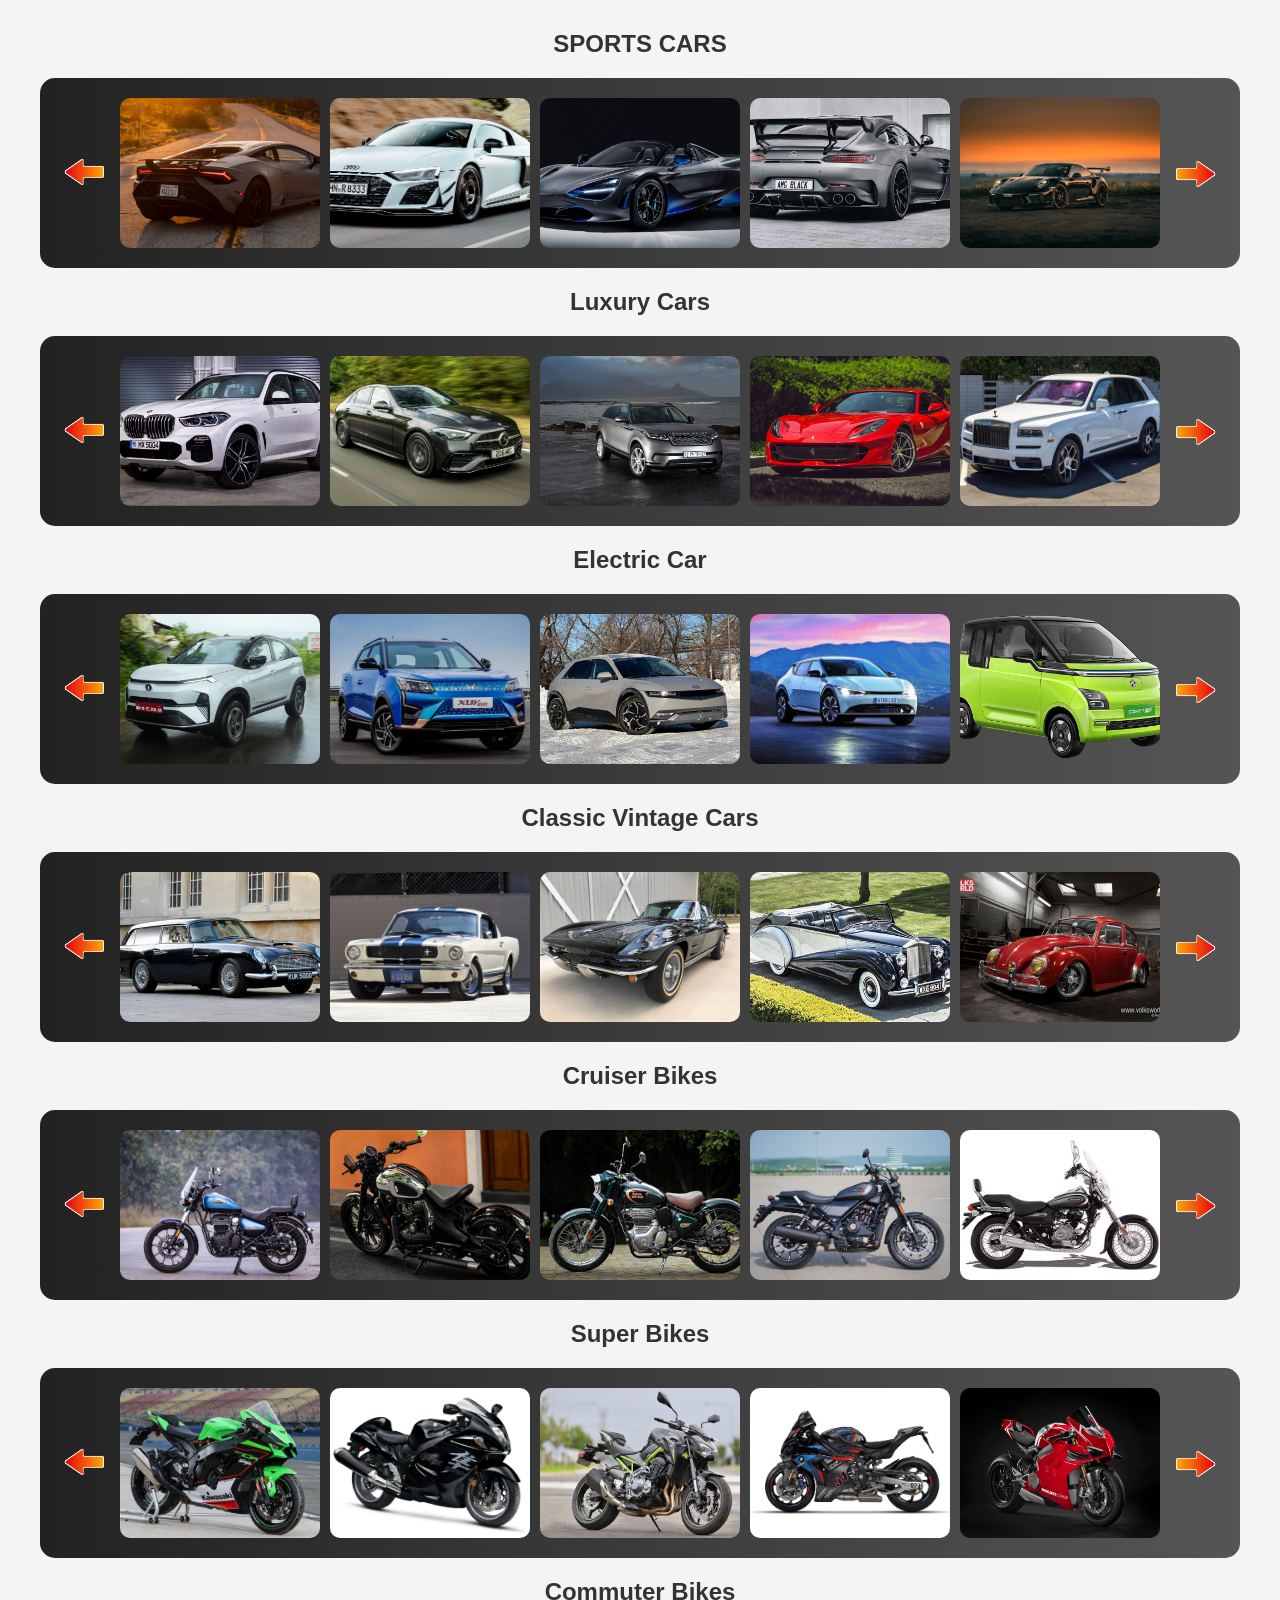
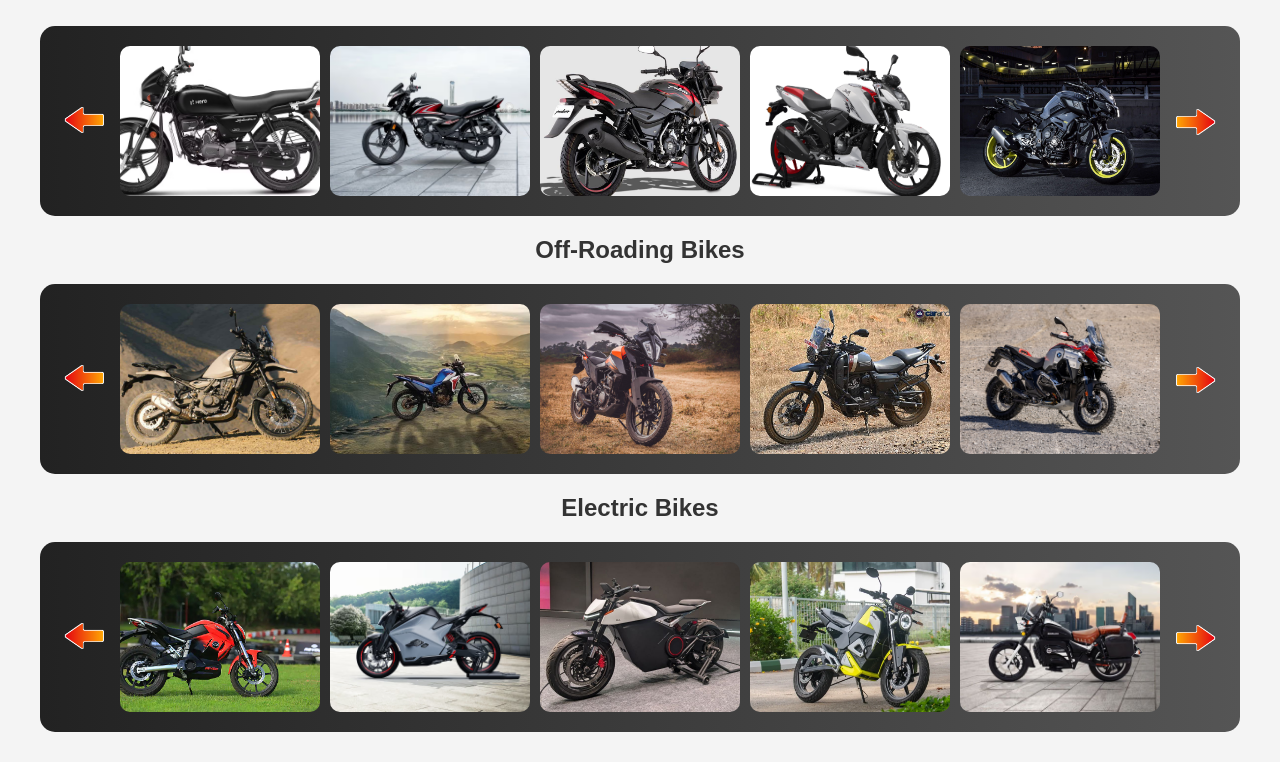
<file: index.html>
<!DOCTYPE html>
<html lang="en">
<head>
  <meta charset="UTF-8">
  <meta name="viewport" content="width=device-width, initial-scale=1">
  <title>Legend of Roads - Home</title>
  <style>
    /* ========= General Styles ========= */
    body {
      margin: 0;
      font-family: 'Segoe UI', Tahoma, Geneva, Verdana, sans-serif;
      background-color: #f4f4f4;
      color: #333;
    }

    h2 {
      text-align: center;
      margin: 20px 0;
    }

    /* ========= Categories Container ========= */
    .categories {
      max-width: 1200px;
      margin: auto;
      padding: 10px;
    }

    /* ========= Each Category Container ========= */
    .container {
      display: flex;
      align-items: center;
      justify-content: space-between;
      overflow: hidden;
      margin: 20px 0;
      background: linear-gradient(to right, #222, #555);
      border-radius: 15px;
      padding: 20px;
    }

    /* ========= Arrow Styles ========= */
    .arrow {
      width: 50px;
      cursor: pointer;
    }
    .arrow.left {
      transform: rotate(180deg);
    }

    /* ========= Frame & Slider ========= */
    .frame {
      overflow: hidden;
      flex: 1;
      margin: 0 10px;
    }
    .slider {
      display: flex;
      gap: 10px;
      transition: transform 0.5s ease;
      overflow-x: auto;
      scroll-behavior: smooth;
    }
    .slider::-webkit-scrollbar {
      display: none;
    }

    /* ========= Image Styles ========= */
    .image {
      width: 200px;
      height: 150px;
      object-fit: cover;
      border-radius: 10px;
      cursor: pointer;
      transition: transform 0.3s ease, box-shadow 0.3s ease;
      flex-shrink: 0;
    }
    .image:hover {
      transform: scale(1.05);
      box-shadow: 0 4px 8px rgba(0,0,0,0.3);
    }

    /* ========= Modal Styles ========= */
    .modal {
      display: none;
      position: fixed;
      top: 0;
      left: 0;
      width: 100vw;
      height: 100vh;
      background: rgba(0,0,0,0.8);
      align-items: center;
      justify-content: center;
      z-index: 1000;
    }
    .modal-content {
      background: #fff;
      padding: 20px;
      border-radius: 10px;
      max-width: 800px;
      width: 90%;
      text-align: center;
      position: relative;
      max-height: 90vh;
      overflow: auto;
    }
    .modal-content img {
      width: 100%;
      max-height: 80vh;
      object-fit: contain;
      border-radius: 8px;
    }
    .modal-description {
      margin-top: 15px;
      font-size: 18px;
      color: #333;
    }
    .close-modal {
      position: absolute;
      top: 10px;
      right: 20px;
      font-size: 30px;
      cursor: pointer;
      background: transparent;
      border: none;
      color: #333;
    }
    .close-modal:hover {
      color: red;
    }
  </style>
</head>
<body>
  
  <div class="categories">
    <!-- SPORTS CARS -->
    <h2>SPORTS CARS</h2>
    <div class="container">
      <img src="0-arrow.png" alt="Left Arrow" class="arrow left" onclick="prevSlide(this)">
      <div class="frame">
        <div class="slider">
          <img src="1huracan.webp" alt="Lamborghini Huracán" class="image" onclick="openModal(this)">
          <img src="2audi_r8.jpg" alt="Audi R8" class="image" onclick="openModal(this)">
          <img src="3mclaren-720s.jpg" alt="McLaren 720S" class="image" onclick="openModal(this)">
          <img src="4---Mercedes-AMG GT.jpg" alt="Mercedes AMG GT" class="image" onclick="openModal(this)">
          <img src="5---Porsche 911 GT3 RS.jpg" alt="Porsche 911" class="image" onclick="openModal(this)">
          <img src="6---Bugatti Chiron.jpg" alt="Bugatti Chiron" class="image" onclick="openModal(this)">
          <img src="7---Ford GT.jpg" alt="Ford GT" class="image" onclick="openModal(this)">
        </div>
      </div>
      <img src="0-arrow.png" alt="Right Arrow" class="arrow right" onclick="nextSlide(this)">
    </div>
    
    <!-- Luxury Cars -->
    <h2>Luxury Cars</h2>
    <div class="container">
      <img src="0-arrow.png" alt="Left Arrow" class="arrow left" onclick="prevSlide(this)">
      <div class="frame">
        <div class="slider">
          <img src="8bmw-x5.avif" alt="BMW X5" class="image" onclick="openModal(this)">
          <img src="9Mercedes_c_class.jpg" alt="Mercedes C-Class" class="image" onclick="openModal(this)">
          <img src="10---Land Rover Range Rover.jpg" alt="Land Rover" class="image" onclick="openModal(this)">
          <img src="11-ferrari-812.avif" alt="Ferrari 812 Superfast" class="image" onclick="openModal(this)">
          <img src="12-rolls-royce.jpeg" alt="Rolls Royce" class="image" onclick="openModal(this)">
          <img src="13-jaguar-f-type.jpg" alt="Jaguar F-Type" class="image" onclick="openModal(this)">
        </div>
      </div>
      <img src="0-arrow.png" alt="Right Arrow" class="arrow right" onclick="nextSlide(this)">
    </div>
    
    <!-- Electric Car -->
    <h2>Electric Car</h2>
    <div class="container">
      <img src="0-arrow.png" alt="Left Arrow" class="arrow left" onclick="prevSlide(this)">
      <div class="frame">
        <div class="slider">
          <img src="14-Tata_Nexon_EV.avif" alt="Tata Nexon EV" class="image" onclick="openModal(this)">
          <img src="15-Mahindra-XUV400.jpg" alt="Mahindra XUV400" class="image" onclick="openModal(this)">
          <img src="16-hyundai-ioniq-5.jpeg" alt="Hyundai Ioniq 5" class="image" onclick="openModal(this)">
          <img src="17-kia-ev6.jpeg" alt="Kia EV6" class="image" onclick="openModal(this)">
          <img src="18-mg-comet.png" alt="MG Comet EV" class="image" onclick="openModal(this)">
        </div>
      </div>
      <img src="0-arrow.png" alt="Right Arrow" class="arrow right" onclick="nextSlide(this)">
    </div>
    
    <!-- Classic Vintage Cars -->
    <h2>Classic Vintage Cars</h2>
    <div class="container">
      <img src="0-arrow.png" alt="Left Arrow" class="arrow left" onclick="prevSlide(this)">
      <div class="frame">
        <div class="slider">
          <img src="19---Aston Martin DB5 (1964).jpg" alt="Aston Martin DB5" class="image" onclick="openModal(this)">
          <img src="20---Ford Mustang Shelby GT350 (1965).jpg" alt="Ford Mustang Shelby GT350" class="image" onclick="openModal(this)">
          <img src="21-Chevrole- Corvette.jpeg" alt="Chevrolet Corvette" class="image" onclick="openModal(this)">
          <img src="22-Rolls-Royce Dawn Drophead.jpeg" alt="Rolls Royce Dawn Drophead" class="image" onclick="openModal(this)">
          <img src="23---Volkswagen Beetle (1938).jpg" alt="Volkswagen Beetle" class="image" onclick="openModal(this)">
          <img src="24-Porsche 911.jpeg" alt="Porsche 911" class="image" onclick="openModal(this)">
        </div>
      </div>
      <img src="0-arrow.png" alt="Right Arrow" class="arrow right" onclick="nextSlide(this)">
    </div>
    
    <!-- Cruiser Bikes -->
    <h2>Cruiser Bikes</h2>
    <div class="container">
      <img src="0-arrow.png" alt="Left Arrow" class="arrow left" onclick="prevSlide(this)">
      <div class="frame">
        <div class="slider">
          <img src="25---Royal Enfield Meteor 350.jpg" alt="Royal Enfield Meteor" class="image" onclick="openModal(this)">
          <img src="26---Jawa 42 Bobber.jpg" alt="Jawa 42 Bobber" class="image" onclick="openModal(this)">
          <img src="27-royal-enfield-classic-350.jpg" alt="Royal Enfield Classic 350" class="image" onclick="openModal(this)">
          <img src="28-Harley-Davidson X440.jpg" alt="Harley-Davidson X440" class="image" onclick="openModal(this)">
          <img src="29-Bajaj Avenger Cruise.avif" alt="Bajaj Avenger Cruise" class="image" onclick="openModal(this)">
          <img src="30---Royal Enfield Shotgun 650.webp" alt="Royal Enfield Shotgun" class="image" onclick="openModal(this)">
        </div>
      </div>
      <img src="0-arrow.png" alt="Right Arrow" class="arrow right" onclick="nextSlide(this)">
    </div>
    
    <!-- Super Bikes -->
    <h2>Super Bikes</h2>
    <div class="container">
      <img src="0-arrow.png" alt="Left Arrow" class="arrow left" onclick="prevSlide(this)">
      <div class="frame">
        <div class="slider">
          <img src="31---Kawasaki Ninja ZX-10R.jpg" alt="Kawasaki Ninja ZX-10R" class="image" onclick="openModal(this)">
          <img src="32-Suzuki Hayabusa.jpg" alt="Suzuki Hayabusa" class="image" onclick="openModal(this)">
          <img src="33---Kawasaki Z900.jpg" alt="Kawasaki Z900" class="image" onclick="openModal(this)">
          <img src="34-BMW M 1000 RR.jpg" alt="BMW M 1000 RR" class="image" onclick="openModal(this)">
          <img src="35---Ducati Panigale V4 R.jpg" alt="Ducati Panigale V4-R" class="image" onclick="openModal(this)">
          <img src="36-Aprilia RSV4 1100 Factory.webp" alt="Aprilia RSV4 1100 Factory" class="image" onclick="openModal(this)">
        </div>
      </div>
      <img src="0-arrow.png" alt="Right Arrow" class="arrow right" onclick="nextSlide(this)">
    </div>
    
    <!-- Commuter Bikes -->
    <h2>Commuter Bikes</h2>
    <div class="container">
      <img src="0-arrow.png" alt="Left Arrow" class="arrow left" onclick="prevSlide(this)">
      <div class="frame">
        <div class="slider">
          <img src="37-Hero Splendor Plus.avif" alt="Hero Splendor Plus" class="image" onclick="openModal(this)">
          <img src="38-Honda Shine.avif" alt="Honda Shine" class="image" onclick="openModal(this)">
          <img src="39-Bajaj Pulsar 150.jpg" alt="Bajaj Pulsar 150" class="image" onclick="openModal(this)">
          <img src="40-TVS Apache RTR 160.jpg" alt="TVS Apache RTR 160" class="image" onclick="openModal(this)">
          <img src="41---Yamaha MT 15 V2.jpg" alt="Yamaha MT 15" class="image" onclick="openModal(this)">
          <img src="42-Bajaj Pulsar NS200.jpg" alt="Bajaj Pulsar NS200" class="image" onclick="openModal(this)">
          <img src="43-TVS Raider 125.jpg" alt="TVS Raider 125" class="image" onclick="openModal(this)">
        </div>
      </div>
      <img src="0-arrow.png" alt="Right Arrow" class="arrow right" onclick="nextSlide(this)">
    </div>
    
    <!-- Off-Roading Bikes -->
    <h2>Off-Roading Bikes</h2>
    <div class="container">
      <img src="0-arrow.png" alt="Left Arrow" class="arrow left" onclick="prevSlide(this)">
      <div class="frame">
        <div class="slider">
          <img src="44-Royal Enfield Himalayan 450.jpg" alt="Royal Enfield Himalayan 450" class="image" onclick="openModal(this)">
          <img src="45-Hero XPulse 210.jpeg" alt="Hero XPulse 210" class="image" onclick="openModal(this)">
          <img src="46---KTM 390 Adventure.jpg" alt="KTM 390 Adventure" class="image" onclick="openModal(this)">
          <img src="47-Yezdi Adventure.jpg" alt="Yezdi Adventure" class="image" onclick="openModal(this)">
          <img src="48-BMW R 1300 GS.jpg" alt="BMW R 1300 GS" class="image" onclick="openModal(this)">
          <img src="49-Kawasaki KX 250.jpeg" alt="Kawasaki KX 250" class="image" onclick="openModal(this)">
        </div>
      </div>
      <img src="0-arrow.png" alt="Right Arrow" class="arrow right" onclick="nextSlide(this)">
    </div>
    
    <!-- Electric Bikes -->
    <h2>Electric Bikes</h2>
    <div class="container">
      <img src="0-arrow.png" alt="Left Arrow" class="arrow left" onclick="prevSlide(this)">
      <div class="frame">
        <div class="slider">
          <img src="50-Revolt RV400.webp" alt="Revolt RV400" class="image" onclick="openModal(this)">
          <img src="51-Ultraviolette F77.avif" alt="Ultraviolette F77" class="image" onclick="openModal(this)">
          <img src="52-Ola Roadster.jpg" alt="Ola Roadster" class="image" onclick="openModal(this)">
          <img src="53-Oben Rorr.webp" alt="Oben Rorr" class="image" onclick="openModal(this)">
          <img src="54-Komaki Ranger.avif" alt="Komaki Ranger" class="image" onclick="openModal(this)">
        </div>
      </div>
      <img src="0-arrow.png" alt="Right Arrow" class="arrow right" onclick="nextSlide(this)">
    </div>

  </div>
  
  <!-- Modal for Enlarged Image -->
  <div class="modal" id="imageModal">
    <div class="modal-content">
      <span class="close-modal" onclick="closeModal()">&times;</span>
      <img id="modalImg" alt="Enlarged Image">
      <p class="modal-description" id="modalDesc"></p>
    </div>
  </div>
  
  <script>
    // Scroll-based slider functions:
    function nextSlide(arrow) {
      const container = arrow.closest('.container');
      const slider = container.querySelector('.slider');
      slider.scrollBy({ left: 210, behavior: 'smooth' });
    }
    
    function prevSlide(arrow) {
      const container = arrow.closest('.container');
      const slider = container.querySelector('.slider');
      slider.scrollBy({ left: -210, behavior: 'smooth' });
    }
    
    // Modal functions:
    function openModal(imgElem) {
      const modal = document.getElementById('imageModal');
      const modalImg = document.getElementById('modalImg');
      const modalDesc = document.getElementById('modalDesc');
      modal.style.display = 'flex';
      modalImg.src = imgElem.src;
      modalDesc.textContent = imgElem.alt;
    }
    
    function closeModal() {
      document.getElementById('imageModal').style.display = 'none';
    }
    
    // Optional: Keyboard arrow support for the first slider as an example.
    document.addEventListener('keydown', (e) => {
      if (document.getElementById('imageModal').style.display !== 'flex') {
        const firstSlider = document.querySelector('.slider');
        if (e.key === 'ArrowRight') {
          firstSlider.scrollBy({ left: 210, behavior: 'smooth' });
        } else if (e.key === 'ArrowLeft') {
          firstSlider.scrollBy({ left: -210, behavior: 'smooth' });
        }
      }
    });
  </script>
</body>
</html>
</file>
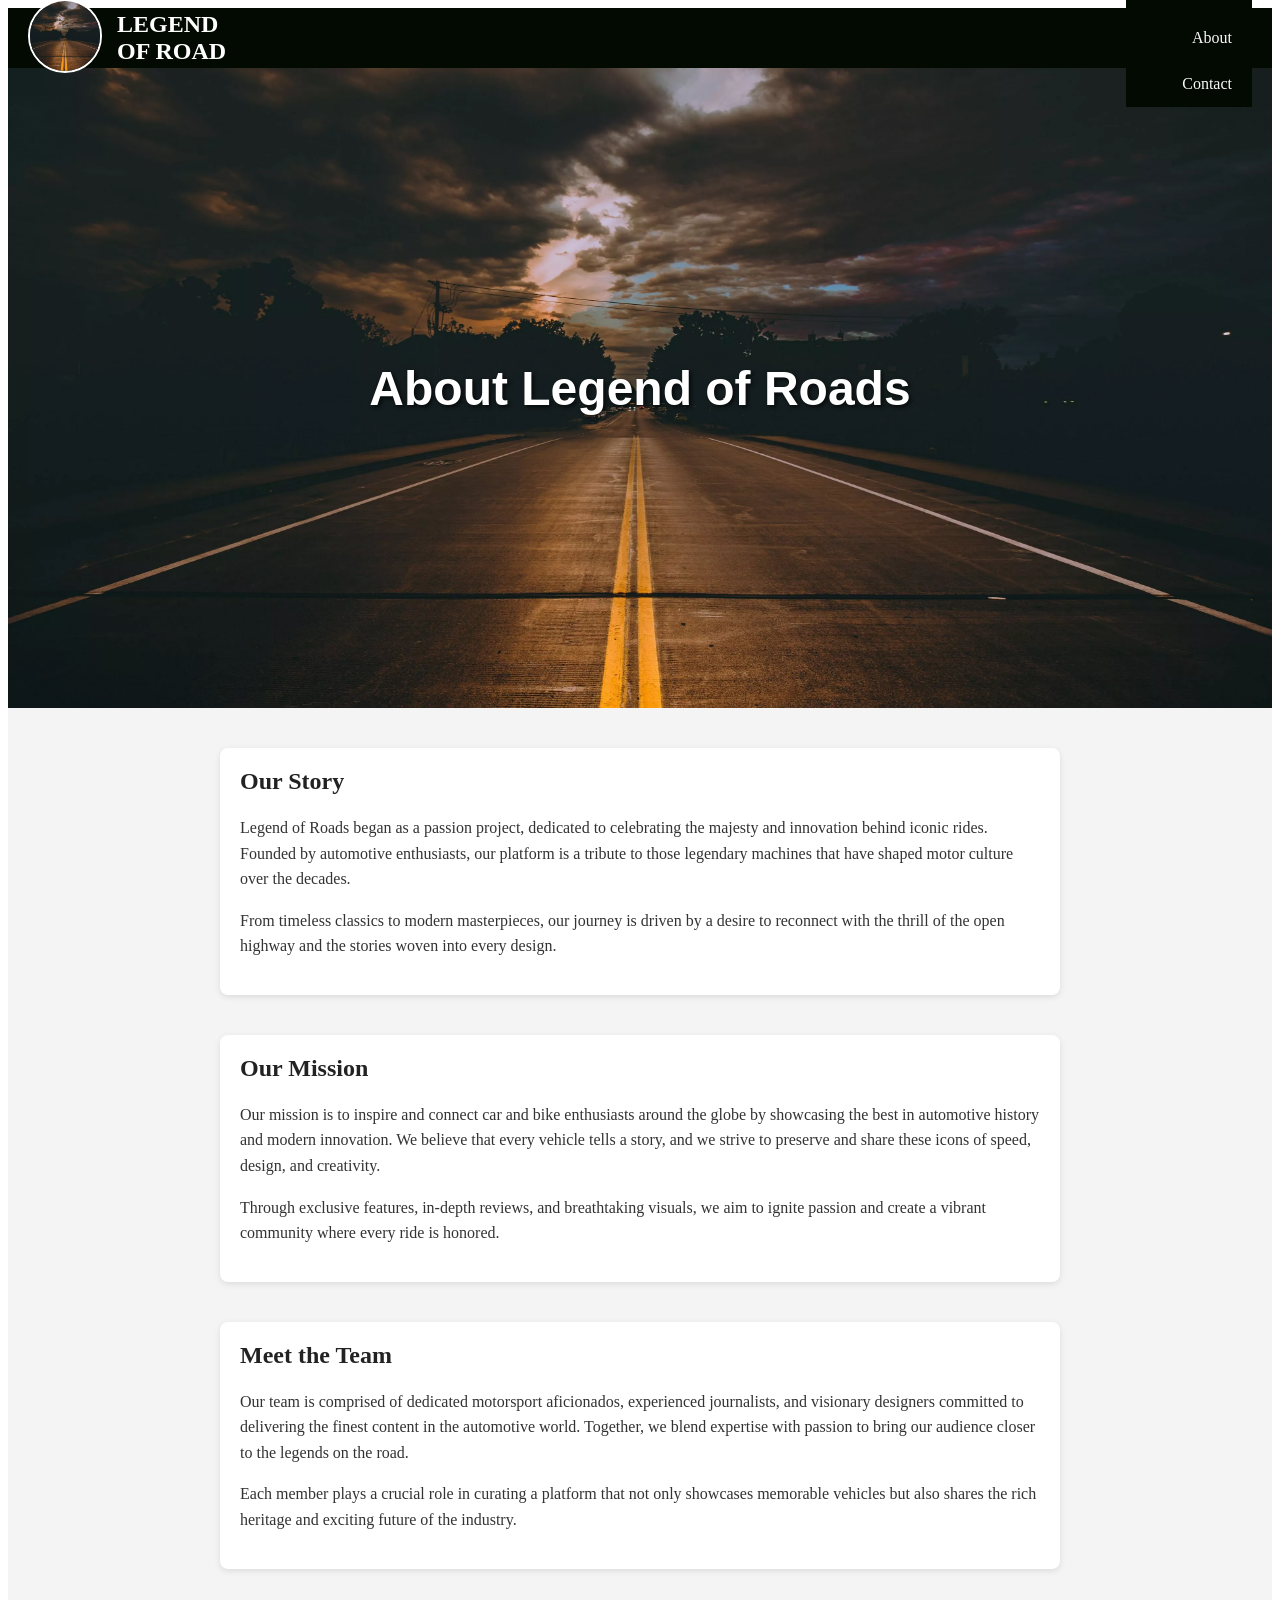
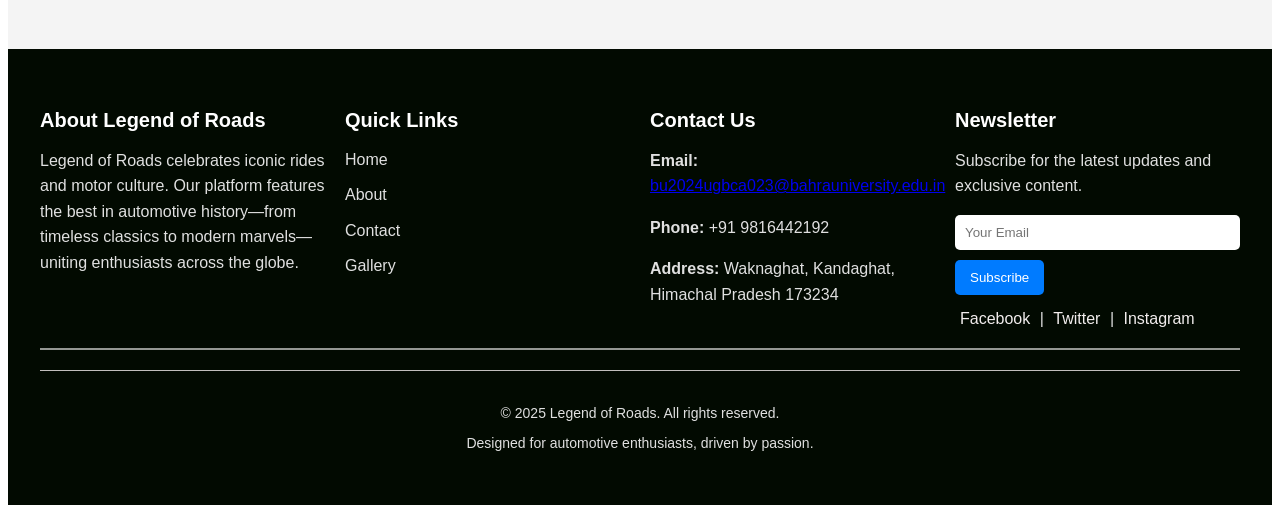
<file: about.html>
<!DOCTYPE html>
<html lang="en">
<head>
  <meta charset="UTF-8">
  <meta name="viewport" content="width=device-width, initial-scale=1.0">
  <title>About Legend of Roads</title>
  <link rel="stylesheet" href="index-style.css">
  <!-- You can also add custom styles here if needed -->
  <style>
    /* Specific styles for the About page */
    .hero-about {
      background: url("65-road.webp") center center/cover no-repeat;
      height: 60vh;
      display: flex;
      align-items: center;
      justify-content: center;
      color: white;
      text-shadow: 2px 2px 4px rgba(0, 0, 0, 0.7);
    }
    
    .hero-about .hero-content h1 {
      font-size: 48px;
      margin: 0;
    }
    
    main {
      padding: 40px 20px;
      background-color: #f4f4f4;
      color: #333;
    }
    
    main section {
      max-width: 800px;
      margin: 0 auto 40px auto;
      padding: 20px;
      background: white;
      border-radius: 8px;
      box-shadow: 0 2px 6px rgba(0,0,0,0.1);
    }
    
    main section h2 {
      margin-top: 0;
      color: #222;
    }
    
    main section p {
      line-height: 1.6;
    }
  </style>
</head>
<body>
  
  <!-- Navigation Bar -->
  <nav>
     <div class="logo">
    <a href="index.html">
      <img src="65-road.webp" alt="Legend of Roads Logo">
    </a>
  </div>
<div class="logo-text"><p>LEGEND OF ROAD</p></div>
    <ul>
      <li><a href="index.html">Home</a></li>
      <li><a href="about.html">About</a></li>
      <li><a href="contact.html">Contact</a></li>
    </ul>
  </nav>
  
  <!-- Hero Section -->
  <header class="hero-about">
    <div class="hero-content">
      <h1>About Legend of Roads</h1>
    </div>
  </header>
  
  <!-- Main Content -->
  <main>
    <!-- Our Story Section -->
    <section class="about-history">
      <h2>Our Story</h2>
      <p>
        Legend of Roads began as a passion project, dedicated to celebrating the majesty and innovation behind iconic rides. Founded by automotive enthusiasts, our platform is a tribute to those legendary machines that have shaped motor culture over the decades.
      </p>
      <p>
        From timeless classics to modern masterpieces, our journey is driven by a desire to reconnect with the thrill of the open highway and the stories woven into every design.
      </p>
    </section>
    
    <!-- Our Mission Section -->
    <section class="about-mission">
      <h2>Our Mission</h2>
      <p>
        Our mission is to inspire and connect car and bike enthusiasts around the globe by showcasing the best in automotive history and modern innovation. We believe that every vehicle tells a story, and we strive to preserve and share these icons of speed, design, and creativity.
      </p>
      <p>
        Through exclusive features, in-depth reviews, and breathtaking visuals, we aim to ignite passion and create a vibrant community where every ride is honored.
      </p>
    </section>
    
    <!-- Meet the Team Section -->
    <section class="about-team">
      <h2>Meet the Team</h2>
      <p>
        Our team is comprised of dedicated motorsport aficionados, experienced journalists, and visionary designers committed to delivering the finest content in the automotive world. Together, we blend expertise with passion to bring our audience closer to the legends on the road.
      </p>
      <p>
        Each member plays a crucial role in curating a platform that not only showcases memorable vehicles but also shares the rich heritage and exciting future of the industry.
      </p>
    </section>
  </main>
  
  <!-- Footer -->
  <footer>
    <div class="footer-wrapper">
      <!-- About Column -->
      <div class="footer-column about">
        <h3>About Legend of Roads</h3>
        <p>
          Legend of Roads celebrates iconic rides and motor culture. Our platform features the best in automotive
          history—from timeless classics to modern marvels—uniting enthusiasts across the globe.
        </p>
      </div>

      <!-- Quick Links Column -->
      <div class="footer-column links">
        <h3>Quick Links</h3>
        <ul class="footer-links">
          <li><a href="index.html">Home</a></li>
          <li><a href="about.html">About</a></li>
          <li><a href="contact.html">Contact</a></li>
          <li><a href="gallery.html">Gallery</a></li>
        </ul>
      </div>

      <!-- Contact Us Column -->
      <div class="footer-column contact">
        <h3>Contact Us</h3>
        <p><strong>Email:</strong> <a
            href="mailto:bu2024ugbca023@bahrauniversity.edu.in">bu2024ugbca023@bahrauniversity.edu.in</a></p>
        <p><strong>Phone:</strong> +91 9816442192</p>
        <p><strong>Address:</strong> Waknaghat, Kandaghat, Himachal Pradesh 173234</p>
      </div>

      <!-- Newsletter & Social Column -->
      <div class="footer-column newsletter">
        <h3>Newsletter</h3>
        <p>Subscribe for the latest updates and exclusive content.</p>
        <form id="newsletterForm">
          <input type="email" placeholder="Your Email" required>
          <button type="submit">Subscribe</button>
        </form>
        <div class="social-links">
          <a href="#">Facebook</a> |
          <a href="#">Twitter</a> |
          <a href="https://www.instagram.com/?next=%2F" _blank>Instagram</a>
        </div>
      </div>
    </div>
    <div class="footer-bottom">
      <p>&copy; 2025 Legend of Roads. All rights reserved.</p>
      <p>Designed for automotive enthusiasts, driven by passion.</p>
    </div>
  </footer>
  
</body>
</html>
</file>
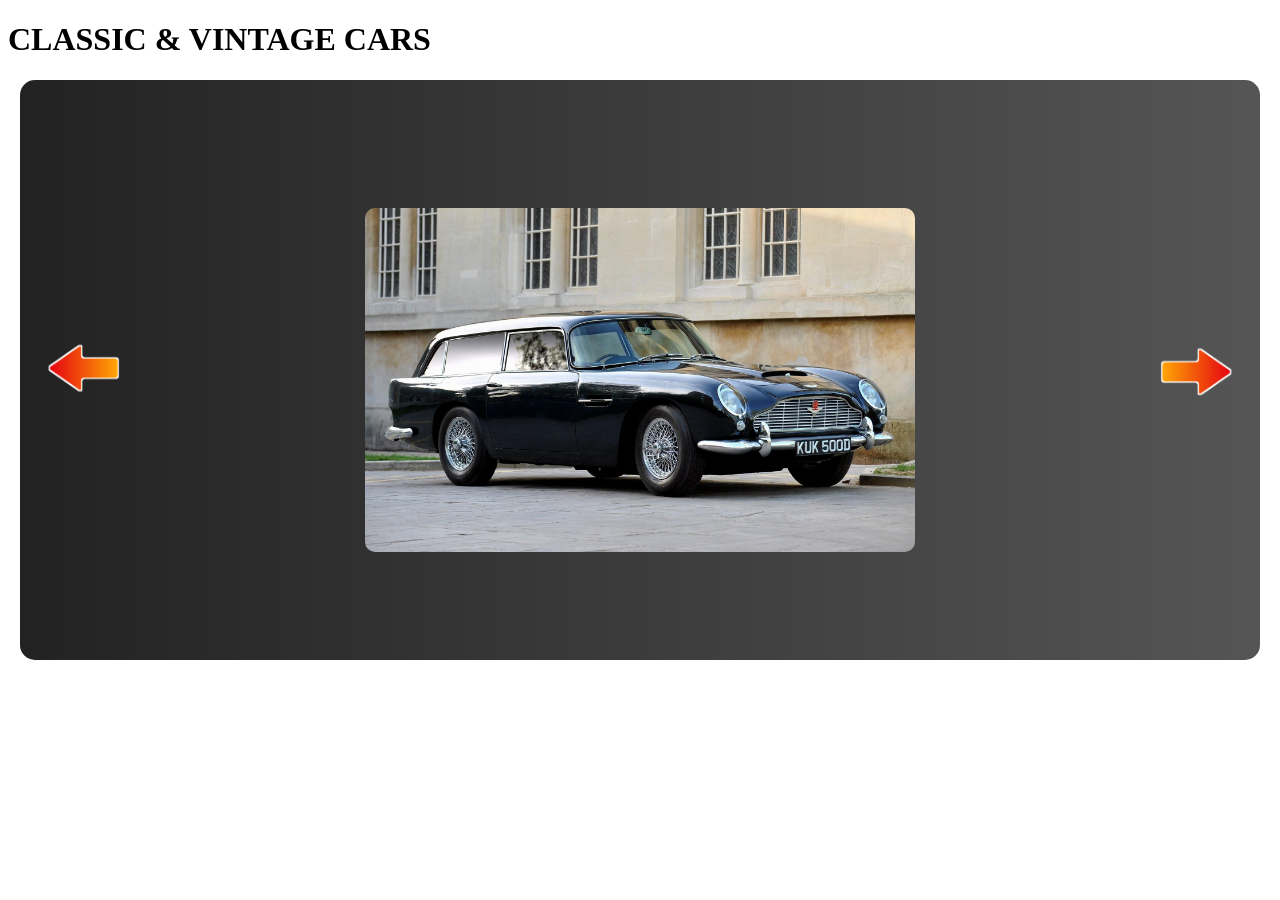
<file: classic-cars.html>
<!DOCTYPE html>
<html lang="en">
<head>
  <meta charset="UTF-8">
  <meta name="viewport" content="width=device-width, initial-scale=1.0">
  <title>Classic & Vintage Cars</title>
  <link rel="stylesheet" href="style.css">
</head>
<body>

  <header>
    <h1>CLASSIC & VINTAGE CARS</h1>
  </header>

  <div class="container">
    <img src="0-arrow.png" class="arrow left" onclick="prevSlide()">
    <div class="frame">
      <div class="slider">
    
        <img src="19---Aston Martin DB5 (1964).jpg" alt="Aston Martin" class="image" onclick="openModal(this)"> 
        
        <img src="20---Ford Mustang Shelby GT350 (1965).jpg" alt="Mustang Shelby GT350" class="image" onclick="openModal(this)">
        
        <img src="21-Chevrole- Corvette.jpeg" alt="Chevrolet Corvette" class="image" onclick="openModal(this)">
      
        <img src="22-Rolls-Royce Dawn Drophead.jpeg" alt="Rolls-Royce Dawn Drophead" class="image" onclick="openModal(this)">
        
        <img src="23---Volkswagen Beetle (1938).jpg" alt="Volkswagen Beetle" class="image" onclick="openModal(this)">
        
        <img src="24-Porsche 911.jpeg" alt="Porsche 911" class="image" onclick="openModal(this)">
       
      </div>
    </div>
    <img src="0-arrow.png" class="arrow right" onclick="nextSlide()">
  </div>

  <!-- Modal -->
  <div class="modal" id="imageModal">
    <div class="modal-content">
      <span class="close-modal" onclick="closeModal()">&times;</span>
      <img id="modalImg">
      <p class="modal-description" id="modalDesc"></p>
    </div>
  </div>

  <script src="new-script.js"></script>
</body>
</html>
</file>
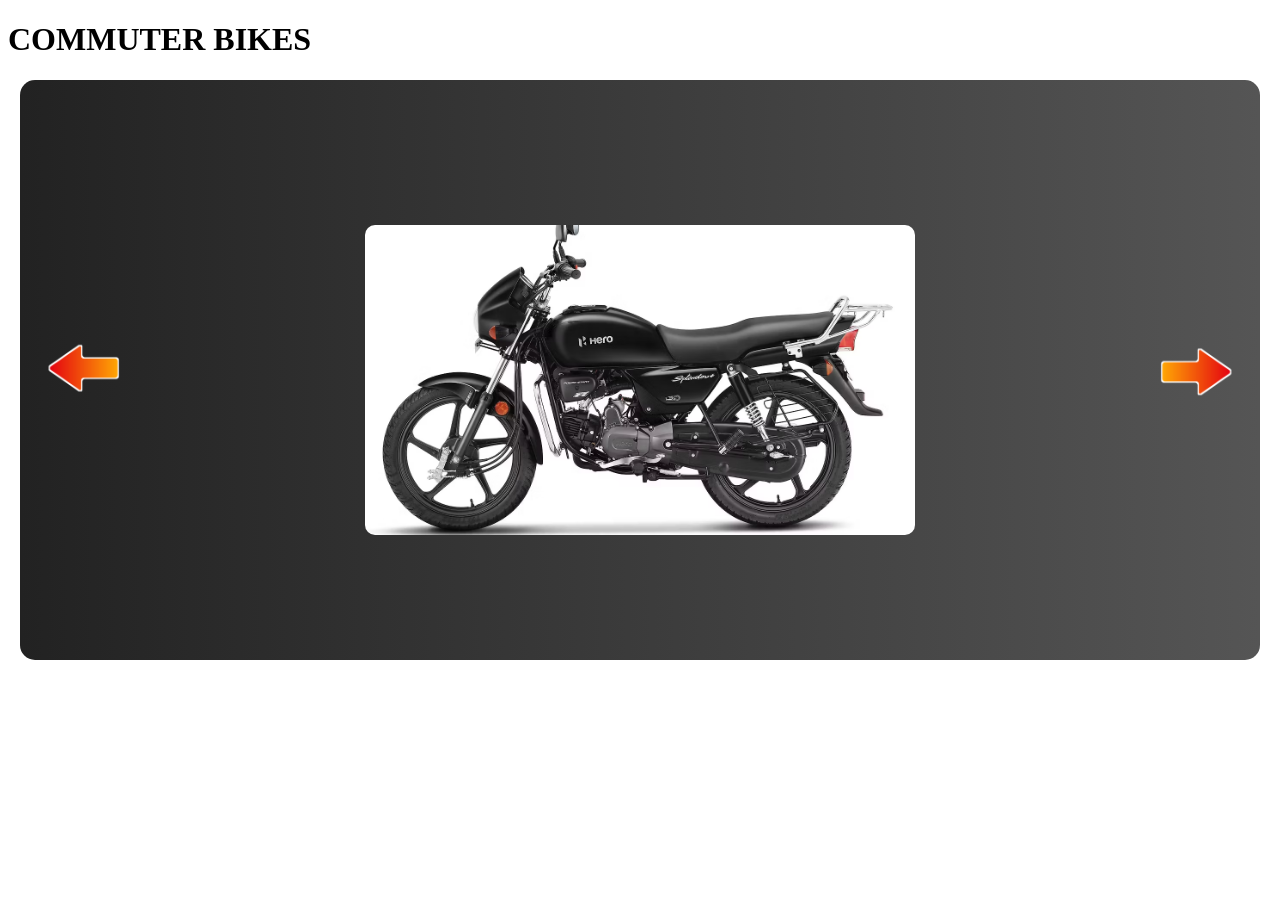
<file: commuter-bikes.html>
<!DOCTYPE html>
<html lang="en">
<head>
  <meta charset="UTF-8">
  <meta name="viewport" content="width=device-width, initial-scale=1.0">
  <title>commuter Bikes</title>
  <link rel="stylesheet" href="style.css">
</head>
<body>

  <header>
    <h1>COMMUTER BIKES</h1>
  </header>

  <div class="container">
    <img src="0-arrow.png" class="arrow left" onclick="prevSlide()">
    <div class="frame">
      <div class="slider">
        
        <img src="37-Hero Splendor Plus.avif" alt="Hero Splendor Plus" class="image" onclick="openModal(this)">
         
                    <img src="38-Honda Shine.avif" alt="Honda Shine" class="image" onclick="openModal(this)">
                      
                    <img src="39-Bajaj Pulsar 150.jpg" alt="Bajaj Pulsar 150" class="image" onclick="openModal(this)">
                     
                    <img src="40-TVS Apache RTR 160.jpg" alt="TVS Apache RTR 160" class="image" onclick="openModal(this)">
                     
                    <img src="41---Yamaha MT 15 V2.jpg" alt="Yamaha MT 15 V2 " class="image" onclick="openModal(this)">
                     
                    <img src="42-Bajaj Pulsar NS200.jpg" alt="Bajaj Pulsar NS200" class="image" onclick="openModal(this)">
                     
                    <img src="43-TVS Raider 125.jpg" alt="TVS Raider 125" class="image" onclick="openModal(this)">
      </div>
    </div>
    <img src="0-arrow.png" class="arrow right" onclick="nextSlide()">
  </div>

  <div class="modal" id="imageModal">
    <div class="modal-content">
      <span class="close-modal" onclick="closeModal()">&times;</span>
      <img id="modalImg">
      <p class="modal-description" id="modalDesc"></p>
    </div>
  </div>

  <script src="new-script.js"></script>
</body>
</html>
</file>
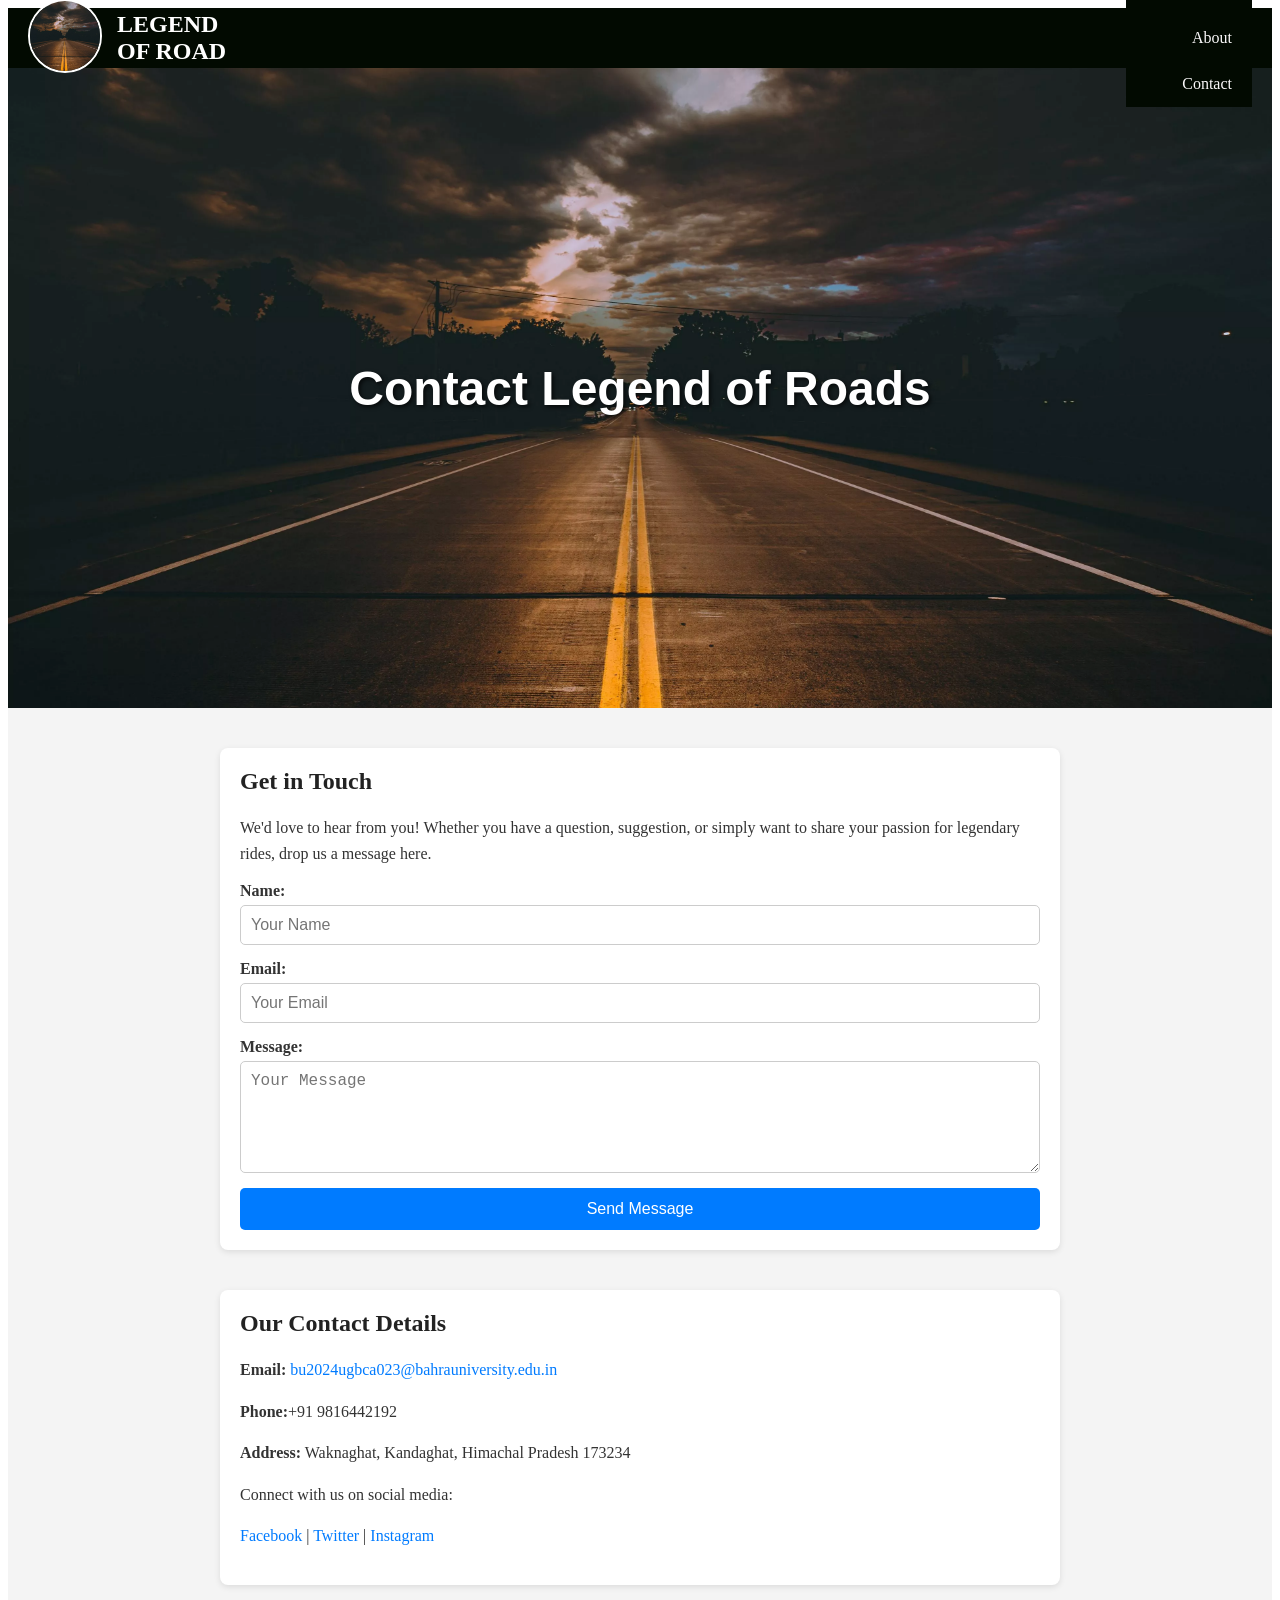
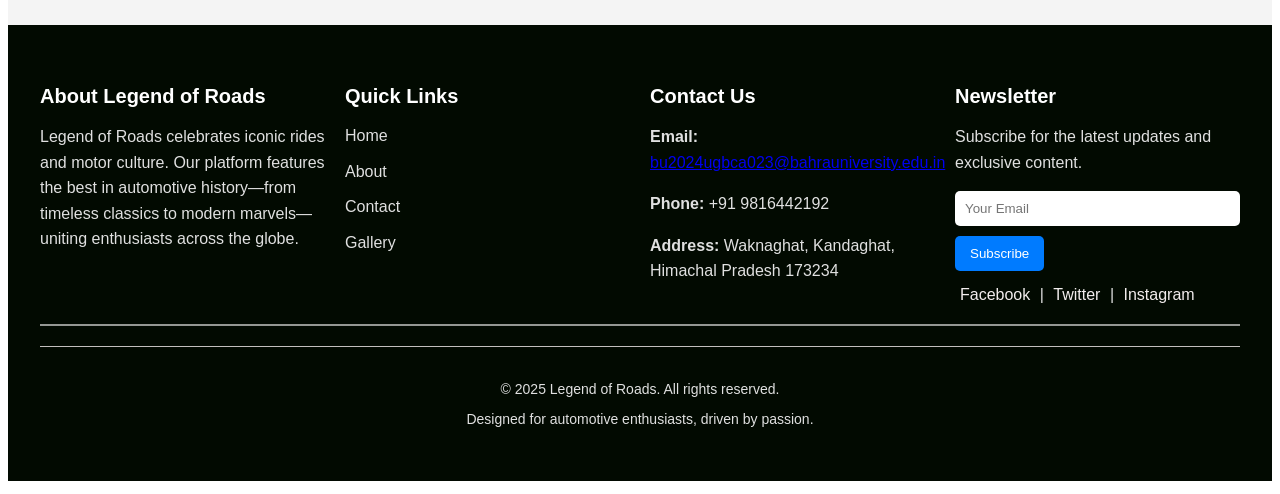
<file: contact.html>
<!DOCTYPE html>
<html lang="en">
<head>
  <meta charset="UTF-8">
  <meta name="viewport" content="width=device-width, initial-scale=1.0">
  <title>Contact Us - Legend of Roads</title>
  <link rel="stylesheet" href="index-style.css">
  <!-- Inline styles specific to the Contact page -->
  <style>
    /* Hero Section for Contact Page */
    .hero-contact {
      background: url("65-road.webp") center center/cover no-repeat;
      height: 60vh;
      display: flex;
      align-items: center;
      justify-content: center;
      color: white;
      text-shadow: 2px 2px 4px rgba(0,0,0,0.7);
    }
  
    .hero-contact .hero-content h1 {
      font-size: 48px;
      margin: 0;
    }
  
    /* Main Content */
    main {
      padding: 40px 20px;
      background-color: #f4f4f4;
      color: #333;
    }
  
    /* Contact Form Section */
    .contact-form-section {
      max-width: 800px;
      margin: 0 auto 40px auto;
      padding: 20px;
      background: white;
      border-radius: 8px;
      box-shadow: 0 2px 6px rgba(0,0,0,0.1);
    }
  
    .contact-form-section h2 {
      margin-top: 0;
      color: #222;
    }
  
    .contact-form-section p {
      line-height: 1.6;
    }
  
    .contact-form {
      display: flex;
      flex-direction: column;
      gap: 15px;
    }
  
    .contact-form .form-group {
      display: flex;
      flex-direction: column;
    }
  
    .contact-form label {
      margin-bottom: 5px;
      font-weight: bold;
    }
  
    .contact-form input,
    .contact-form textarea {
      padding: 10px;
      border: 1px solid #ccc;
      border-radius: 5px;
      font-size: 16px;
    }
  
    .contact-form button {
      padding: 12px 20px;
      background-color: #007bff;
      color: #fff;
      border: none;
      border-radius: 5px;
      cursor: pointer;
      transition: background-color 0.3s;
      font-size: 16px;
    }
  
    .contact-form button:hover {
      background-color: #0056b3;
    }
  
    /* Contact Details Section */
    .contact-details {
      max-width: 800px;
      margin: 0 auto;
      padding: 20px;
      background: white;
      border-radius: 8px;
      box-shadow: 0 2px 6px rgba(0,0,0,0.1);
    }
  
    .contact-details h2 {
      margin-top: 0;
      color: #222;
    }
  
    .contact-details p {
      line-height: 1.6;
    }
  
    .contact-details a {
      color: #007bff;
      text-decoration: none;
    }
  
    .contact-details a:hover {
      text-decoration: underline;
    }
  </style>
</head>
<body>
  
  <!-- Navigation Bar -->
  <nav>
     <div class="logo">
    <a href="index.html">
      <img src="65-road.webp" alt="Legend of Roads Logo">
    </a>
  </div>
<div class="logo-text"><p>LEGEND OF ROAD</p></div>
    <ul>
      <li><a href="index.html">Home</a></li>
      <li><a href="about.html">About</a></li>
      <li><a href="contact.html">Contact</a></li>
    </ul>
  </nav>
  
  <!-- Hero Section -->
  <header class="hero-contact">
    <div class="hero-content">
      <h1>Contact Legend of Roads</h1>
    </div>
  </header>
  
  <!-- Main Content -->
  <main>
    <!-- Contact Form Section -->
    <section class="contact-form-section">
      <h2>Get in Touch</h2>
      <p>We'd love to hear from you! Whether you have a question, suggestion, or simply want to share your passion for legendary rides, drop us a message here.</p>
      <form id="contactForm" class="contact-form" action="#" method="post">
        <div class="form-group">
          <label for="name">Name:</label>
          <input type="text" id="name" name="name" placeholder="Your Name" required>
        </div>
        <div class="form-group">
          <label for="email">Email:</label>
          <input type="email" id="email" name="email" placeholder="Your Email" required>
        </div>
        <div class="form-group">
          <label for="message">Message:</label>
          <textarea id="message" name="message" rows="5" placeholder="Your Message" required></textarea>
        </div>
        <button type="submit">Send Message</button>
      </form>
    </section>
    
    <!-- Contact Details Section -->
    <section class="contact-details">
      <h2>Our Contact Details</h2>
      <p><strong>Email:</strong> <a href="mailto:bu2024ugbca023@bahrauniversity.edu.in">bu2024ugbca023@bahrauniversity.edu.in</a></p>
      <p><strong>Phone:</strong>+91 9816442192</p>
      <p><strong>Address:</strong> Waknaghat, Kandaghat, Himachal Pradesh 173234</p>
      <p>Connect with us on social media:</p>
      <p>
        <a href="#">Facebook</a> |
        <a href="#">Twitter</a> |
        <a href="https://www.instagram.com/?next=%2F">Instagram</a>
      </p>
    </section>
  </main>
  
  <!-- Footer -->
 <footer>
    <div class="footer-wrapper">
      <!-- About Column -->
      <div class="footer-column about">
        <h3>About Legend of Roads</h3>
        <p>
          Legend of Roads celebrates iconic rides and motor culture. Our platform features the best in automotive
          history—from timeless classics to modern marvels—uniting enthusiasts across the globe.
        </p>
      </div>

      <!-- Quick Links Column -->
      <div class="footer-column links">
        <h3>Quick Links</h3>
        <ul class="footer-links">
          <li><a href="index.html">Home</a></li>
          <li><a href="about.html">About</a></li>
          <li><a href="contact.html">Contact</a></li>
          <li><a href="gallery.html">Gallery</a></li>
        </ul>
      </div>

      <!-- Contact Us Column -->
      <div class="footer-column contact">
        <h3>Contact Us</h3>
        <p><strong>Email:</strong> <a
            href="mailto:bu2024ugbca023@bahrauniversity.edu.in">bu2024ugbca023@bahrauniversity.edu.in</a></p>
        <p><strong>Phone:</strong> +91 9816442192</p>
        <p><strong>Address:</strong> Waknaghat, Kandaghat, Himachal Pradesh 173234</p>
      </div>

      <!-- Newsletter & Social Column -->
      <div class="footer-column newsletter">
        <h3>Newsletter</h3>
        <p>Subscribe for the latest updates and exclusive content.</p>
        <form id="newsletterForm">
          <input type="email" placeholder="Your Email" required>
          <button type="submit">Subscribe</button>
        </form>
        <div class="social-links">
          <a href="#">Facebook</a> |
          <a href="#">Twitter</a> |
          <a href="https://www.instagram.com/?next=%2F" _blank>Instagram</a>
        </div>
      </div>
    </div>
    <div class="footer-bottom">
      <p>&copy; 2025 Legend of Roads. All rights reserved.</p>
      <p>Designed for automotive enthusiasts, driven by passion.</p>
    </div>
  </footer>
  
  <!-- JavaScript for Contact Form -->
  <script>
    // Prevent form submission from reloading the page and show an alert instead
    document.getElementById("contactForm").addEventListener("submit", function(e) {
      e.preventDefault();
      alert("Thank you for your message! We will get back to you soon.");
      e.target.reset();
    });
  </script>
  
</body>
</html>
</file>
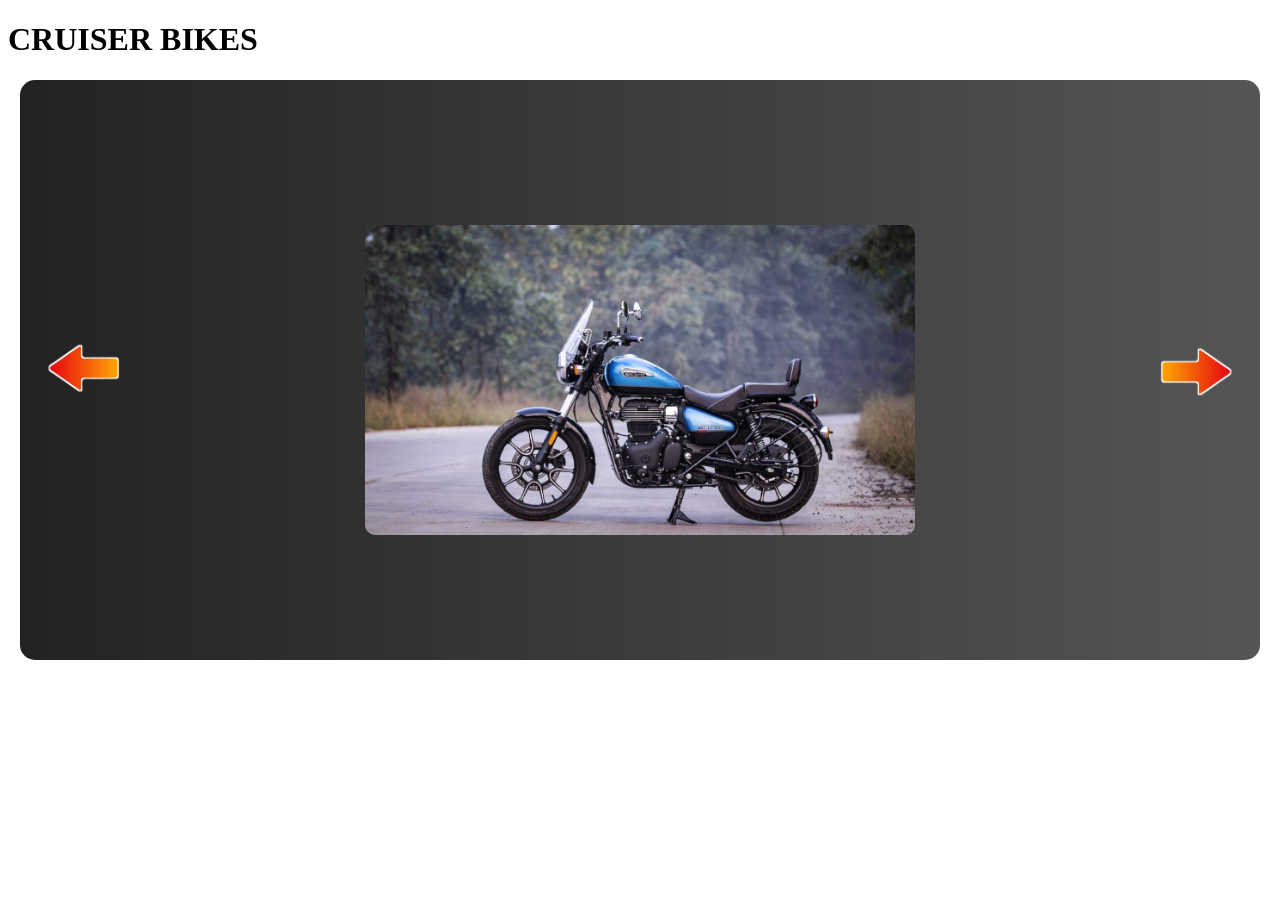
<file: cruiser-bikes.html>
<!DOCTYPE html>
<html lang="en">
<head>
  <meta charset="UTF-8">
  <meta name="viewport" content="width=device-width, initial-scale=1.0">
  <title>Cruiser Bikes</title>
  <link rel="stylesheet" href="style.css">
</head>
<body>

  <header>
    <h1>CRUISER BIKES</h1>
  </header>

  <div class="container">
    <img src="0-arrow.png" class="arrow left" onclick="prevSlide()">
    <div class="frame">
      <div class="slider">
        
        <img src="25---Royal Enfield Meteor 350.jpg" alt="Royal Enfield Meteor" class="image" onclick="openModal(this)">
         
        <img src="26---Jawa 42 Bobber.jpg" alt="Jawa 42 Bobber" class="image" onclick="openModal(this)">
        
        <img src="27-royal-enfield-classic-350.jpg" alt="Royal Enfield Classic 350" class="image" onclick="openModal(this)">
        
        <img src="28-Harley-Davidson X440.jpg" alt="Harley-Davidson X440" class="image" onclick="openModal(this)">
        
        <img src="29-Bajaj Avenger Cruise.avif" alt="Bajaj Avenger Cruise" class="image" onclick="openModal(this)">
        
        <img src="30---Royal Enfield Shotgun 650.webp" alt="Royal Enfield Shotgun" class="image" onclick="openModal(this)">
      
      </div>
    </div>
    <img src="0-arrow.png" class="arrow right" onclick="nextSlide()">
  </div>

  <!-- Modal -->
  <div class="modal" id="imageModal">
    <div class="modal-content">
      <span class="close-modal" onclick="closeModal()">&times;</span>
      <img id="modalImg">
      <p class="modal-description" id="modalDesc"></p>
    </div>
  </div>

  <script src="new-script.js"></script>
</body>
</html>
</file>
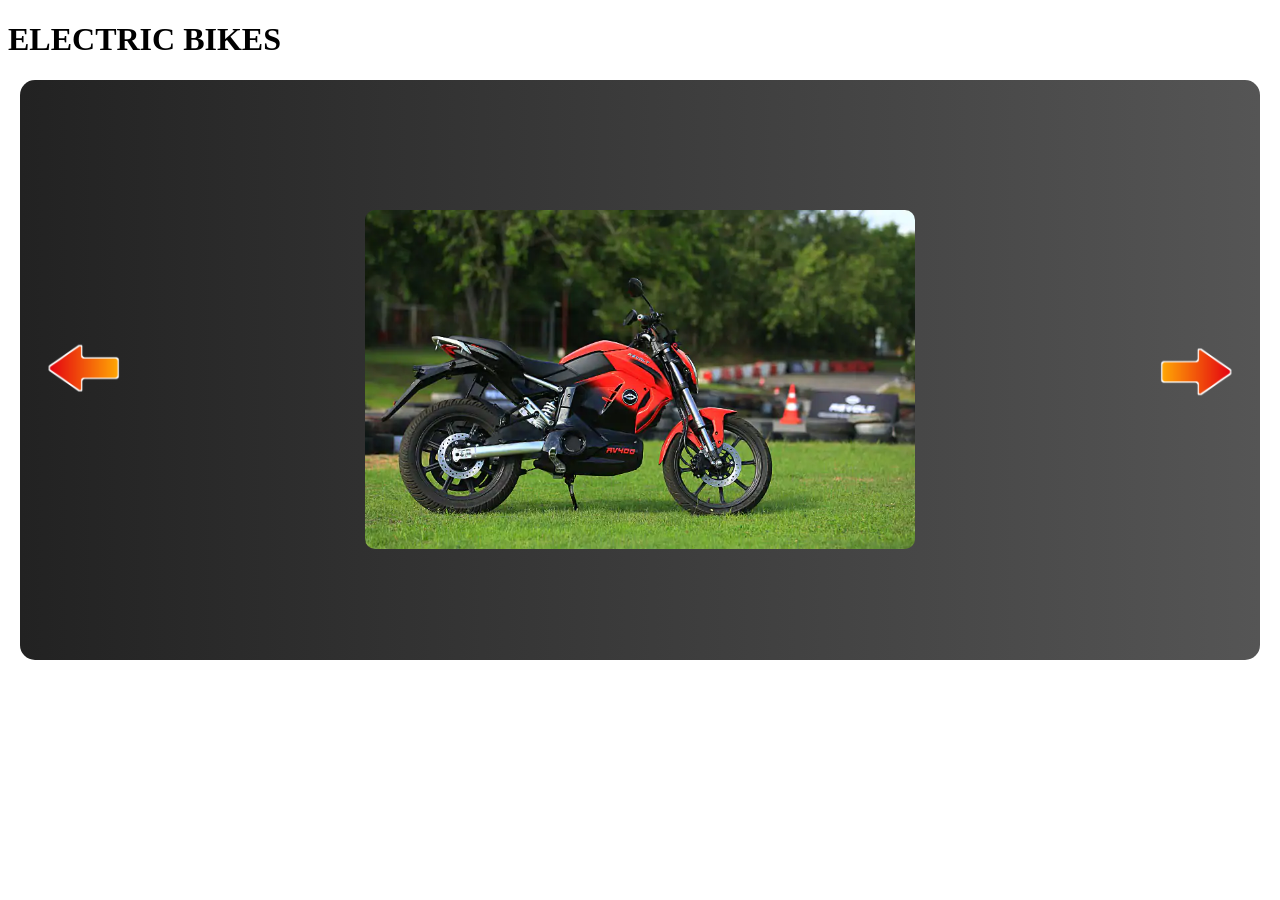
<file: electric-bikes.html>
<!DOCTYPE html>
<html lang="en">
<head>
  <meta charset="UTF-8">
  <meta name="viewport" content="width=device-width, initial-scale=1.0">
  <title>Electric Bikes</title>
  <link rel="stylesheet" href="style.css">
</head>
<body>

  <header>
    <h1>ELECTRIC BIKES</h1>
  </header>

  <div class="container">
    <img src="0-arrow.png" class="arrow left" onclick="prevSlide()">
    <div class="frame">
      <div class="slider">
       
       <img src="50-Revolt RV400.webp" alt="Revolt RV400" class="image" onclick="openModal(this)">
        
        <img src="51-Ultraviolette F77.avif" alt="Ultraviolette F77" class="image" onclick="openModal(this)"> 
        
        <img src="52-Ola Roadster.jpg" alt="Ola Roadster" class="image" onclick="openModal(this)">
      
        <img src="53-Oben Rorr.webp" alt="Oben Rorr " class="image" onclick="openModal(this)">
      
        <img src="54-Komaki Ranger.avif" alt="Komaki Ranger" class="image" onclick="openModal(this)">
       
      </div>
    </div>
    <img src="0-arrow.png" class="arrow right" onclick="nextSlide()">
  </div>

  <!-- Modal -->
  <div class="modal" id="imageModal">
    <div class="modal-content">
      <span class="close-modal" onclick="closeModal()">&times;</span>
      <img id="modalImg">
      <p class="modal-description" id="modalDesc"></p>
    </div>
  </div>

  <script src="new-script.js"></script>
</body>
</html>
</file>
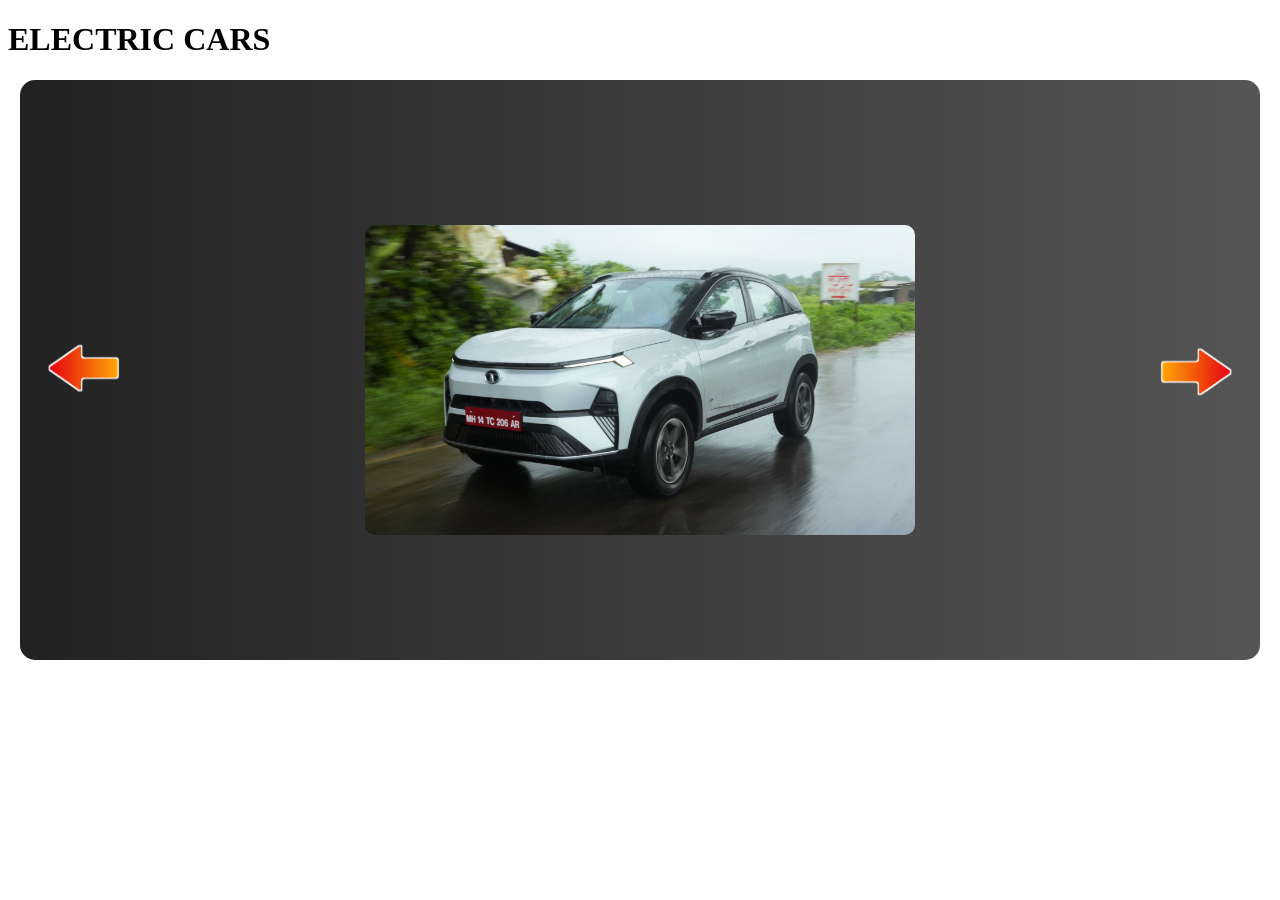
<file: electric-cars.html>
<!DOCTYPE html>
<html lang="en">
<head>
  <meta charset="UTF-8">
  <meta name="viewport" content="width=device-width, initial-scale=1.0">
  <title>Electric Cars</title>
  <link rel="stylesheet" href="style.css">
</head>
<body>

  <header>
    <h1>ELECTRIC CARS</h1>
  </header>

  <div class="container">
    <img src="0-arrow.png" class="arrow left" onclick="prevSlide()">
    <div class="frame">
      <div class="slider">
      
        <img src="14-Tata_Nexon_EV.avif" alt="Tata Nexon EV" class="image" onclick="openModal(this)">
       
        <img src="15-Mahindra-XUV400.jpg" alt="Mahindra XUV400" class="image" onclick="openModal(this)">
        
        <img src="16-hyundai-ioniq-5.jpeg" alt="Hyundai Ioniq 5" class="image" onclick="openModal(this)">
       
        <img src="17-kia-ev6.jpeg" alt="Kia EV6" class="image" onclick="openModal(this)">
         
        <img src="18-mg-comet.png" alt="MG Comet" class="image" onclick="openModal(this)">
        
      </div>
    </div>
    <img src="0-arrow.png" class="arrow right" onclick="nextSlide()">
  </div>

  <!-- Modal -->
  <div class="modal" id="imageModal">
    <div class="modal-content">
      <span class="close-modal" onclick="closeModal()">&times;</span>
      <img id="modalImg">
      <p class="modal-description" id="modalDesc"></p>
    </div>
  </div>

  <script src="new-script.js"></script>
</body>
</html>
</file>
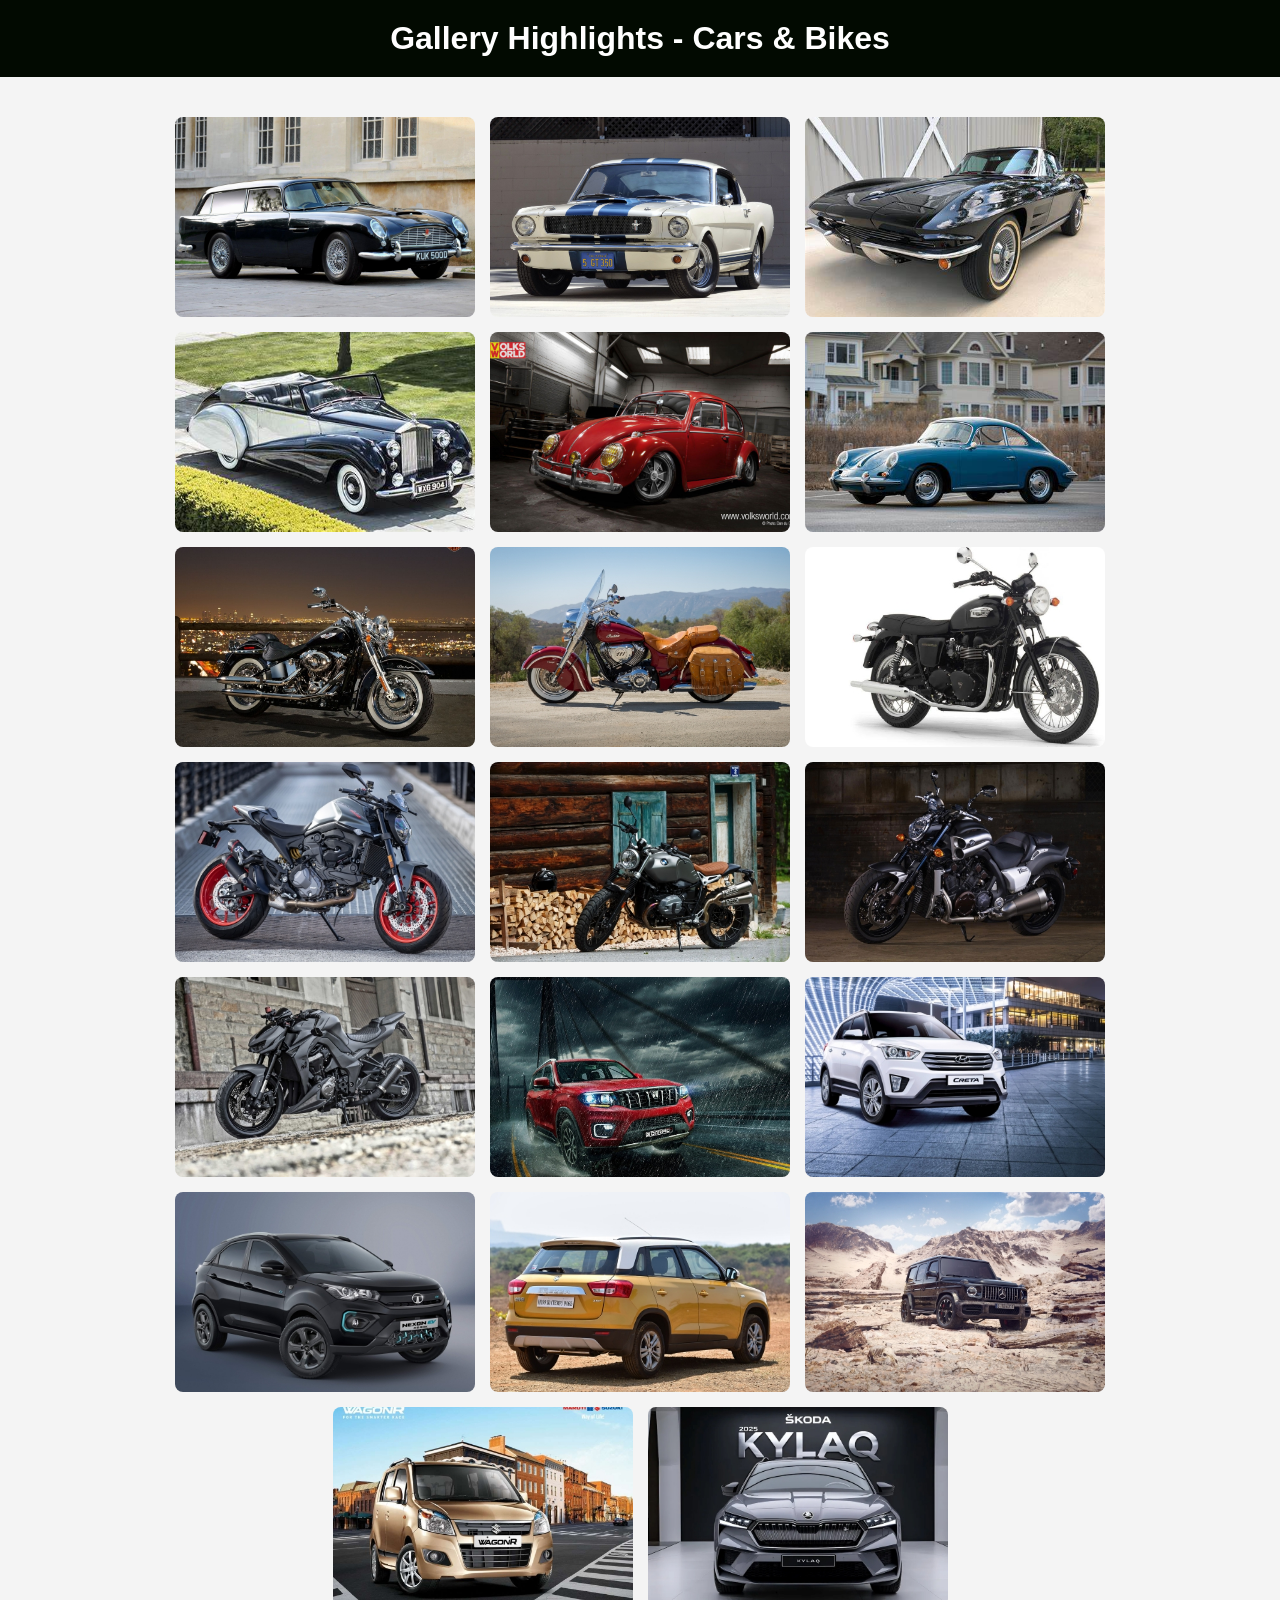
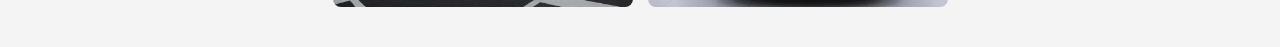
<file: gallery.html>
<!DOCTYPE html>
<html lang="en">
<head>
  <meta charset="UTF-8">
  <meta name="viewport" content="width=device-width, initial-scale=1">
  <title>Gallery | Legend of Roads</title>
  <style>
    /* ==================== */
    /* General Styles       */
    /* ==================== */
    body {
      font-family: 'Segoe UI', Tahoma, Geneva, Verdana, sans-serif;
      background-color: #f4f4f4;
      color: #333;
      margin: 0;
      padding: 0;
      text-align: center;
    }
    
    header {
      background-color: #020a01;
      padding: 20px 0;
      color: #fff;
    }
    header h1 {
      font-size: 32px;
      margin: 0;
    }
    
    /* ==================== */
    /* Gallery Section      */
    /* ==================== */
    .gallery {
      padding: 20px;
    }
    .gallery-container {
      display: flex;
      flex-wrap: wrap;
      justify-content: center;
      gap: 15px;
      padding: 20px;
    }
    .gallery-thumb {
      width: 300px;
      height: 200px;
      object-fit: cover;
      border-radius: 8px;
      cursor: pointer;
      transition: transform 0.3s ease, box-shadow 0.3s ease;
    }
    .gallery-thumb:hover {
      transform: scale(1.1);
      box-shadow: 0 4px 8px rgba(0, 0, 0, 0.3);
    }
    
    /* ==================== */
    /* Modal Styles         */
    /* ==================== */
    .modal {
      display: none; /* Hidden by default */
      position: fixed;
      top: 0;
      left: 0;
      width: 100vw;
      height: 100vh;
      background: rgba(0, 0, 0, 0.8);
      justify-content: center;
      align-items: center;
      z-index: 1000;
    }
    .modal-content {
      background: white;
      padding: 20px;
      border-radius: 10px;
      max-width: 800px;
      width: 90%;
      max-height: 90vh;
      overflow: auto;
      text-align: center;
      position: relative;
    }
    .modal-content img {
      width: 100%;
      max-width: 600px;
      border-radius: 8px;
      margin-bottom: 10px;
    }
    .modal-content p {
      font-size: 18px;
      color: #555;
      margin: 0;
    }
    .close-modal {
      position: absolute;
      top: 15px;
      right: 20px;
      font-size: 25px;
      cursor: pointer;
      color: white;
      background: transparent;
      border: none;
    }
    .close-modal:hover {
      color: red;
    }
  </style>
</head>
<body>
  
  <header>
    <h1>Gallery Highlights - Cars & Bikes</h1>
  </header>
  
  <!-- Gallery Section -->
  <section class="gallery">
    <div class="gallery-container">
      
      <!-- Car Images (Using your slide links and alt names) -->
      <img src="19---Aston Martin DB5 (1964).jpg" alt="Aston Martin DB5 (1964)" class="gallery-thumb" onclick="openModal(this)">
      <img src="20---Ford Mustang Shelby GT350 (1965).jpg" alt="Ford Mustang Shelby GT350 (1965)" class="gallery-thumb" onclick="openModal(this)">
      <img src="21-Chevrole- Corvette.jpeg" alt="Chevrolet Corvette" class="gallery-thumb" onclick="openModal(this)">
      <img src="22-Rolls-Royce Dawn Drophead.jpeg" alt="Rolls-Royce Dawn Drophead" class="gallery-thumb" onclick="openModal(this)">
      <img src="23---Volkswagen Beetle (1938).jpg" alt="Volkswagen Beetle (1938)" class="gallery-thumb" onclick="openModal(this)">
      <img src="24-Porsche 911.jpeg" alt="Porsche 911" class="gallery-thumb" onclick="openModal(this)">
      
      <!-- Bike Images (Sample filenames and alt names) -->
      <img src="66-harley-davidson-softail.jpg" alt="Harley-Davidson Softail" class="gallery-thumb" onclick="openModal(this)">
      <img src="67-indian-chief.jpg" alt="Indian Chief" class="gallery-thumb" onclick="openModal(this)">
      <img src="68-triumph-bonnville.jpg" alt="Triumph Bonneville" class="gallery-thumb" onclick="openModal(this)">
      <img src="69-Ducati Monster.jpg" alt="Ducati Monster" class="gallery-thumb" onclick="openModal(this)">
      <img src="70-BMW R nineT.jpg" alt="BMW R nineT" class="gallery-thumb" onclick="openModal(this)">
      <img src="71-Yamaha V-Max.jpg" alt="Yamaha V-Max" class="gallery-thumb" onclick="openModal(this)">
      <img src="72-Kawasaki Z1000.jpg" alt="Kawasaki Z1000" class="gallery-thumb" onclick="openModal(this)">
      <img src="73- Mahindra Scorpio N.jpg" alt=" Mahindra Scorpio N" class="gallery-thumb" onclick="openModal(this)">
      <img src="74- Hyundai Creta.jpg" alt=" Hyundai Creta" class="gallery-thumb" onclick="openModal(this)">
      <img src="75-Tata Nexon.jpg" alt="Tata Nexon" class="gallery-thumb" onclick="openModal(this)">
      <img src="76-Maruti Suzuki Brezza.jpg" alt="Maruti Suzuki Brezza" class="gallery-thumb" onclick="openModal(this)">
      <img src="77-G wagon.jpg" alt="G Wagon" class="gallery-thumb" onclick="openModal(this)">
      <img src="78-Maruti Suzuki Wagon R.jpg" alt=" Wagon R" class="gallery-thumb" onclick="openModal(this)">
      <img src="79-Skoda Kylaq.jpg" alt="Skoda Kylaq" class="gallery-thumb" onclick="openModal(this)">
      
    </div>
  </section>
  
  <!-- Modal (Hidden by Default) -->
  <div class="modal" id="imageModal">
    <div class="modal-content">
      <button class="close-modal" onclick="closeModal()">&times;</button>
      <img id="modalImg" alt="Enlarged Image">
      <p id="modalDesc"></p>
    </div>
  </div>
    
  <script>
    // Function to open the modal and display the clicked image along with its description (from the alt attribute)
    function openModal(imgElement) {
      const modal = document.getElementById("imageModal");
      const modalImg = document.getElementById("modalImg");
      const modalDesc = document.getElementById("modalDesc");
      
      modalImg.src = imgElement.src;
      modalDesc.innerText = imgElement.alt;
      modal.style.display = "flex";
    }
    
    // Function to close the modal
    function closeModal() {
      document.getElementById("imageModal").style.display = "none";
    }
  </script>
  
</body>
</html>
</file>
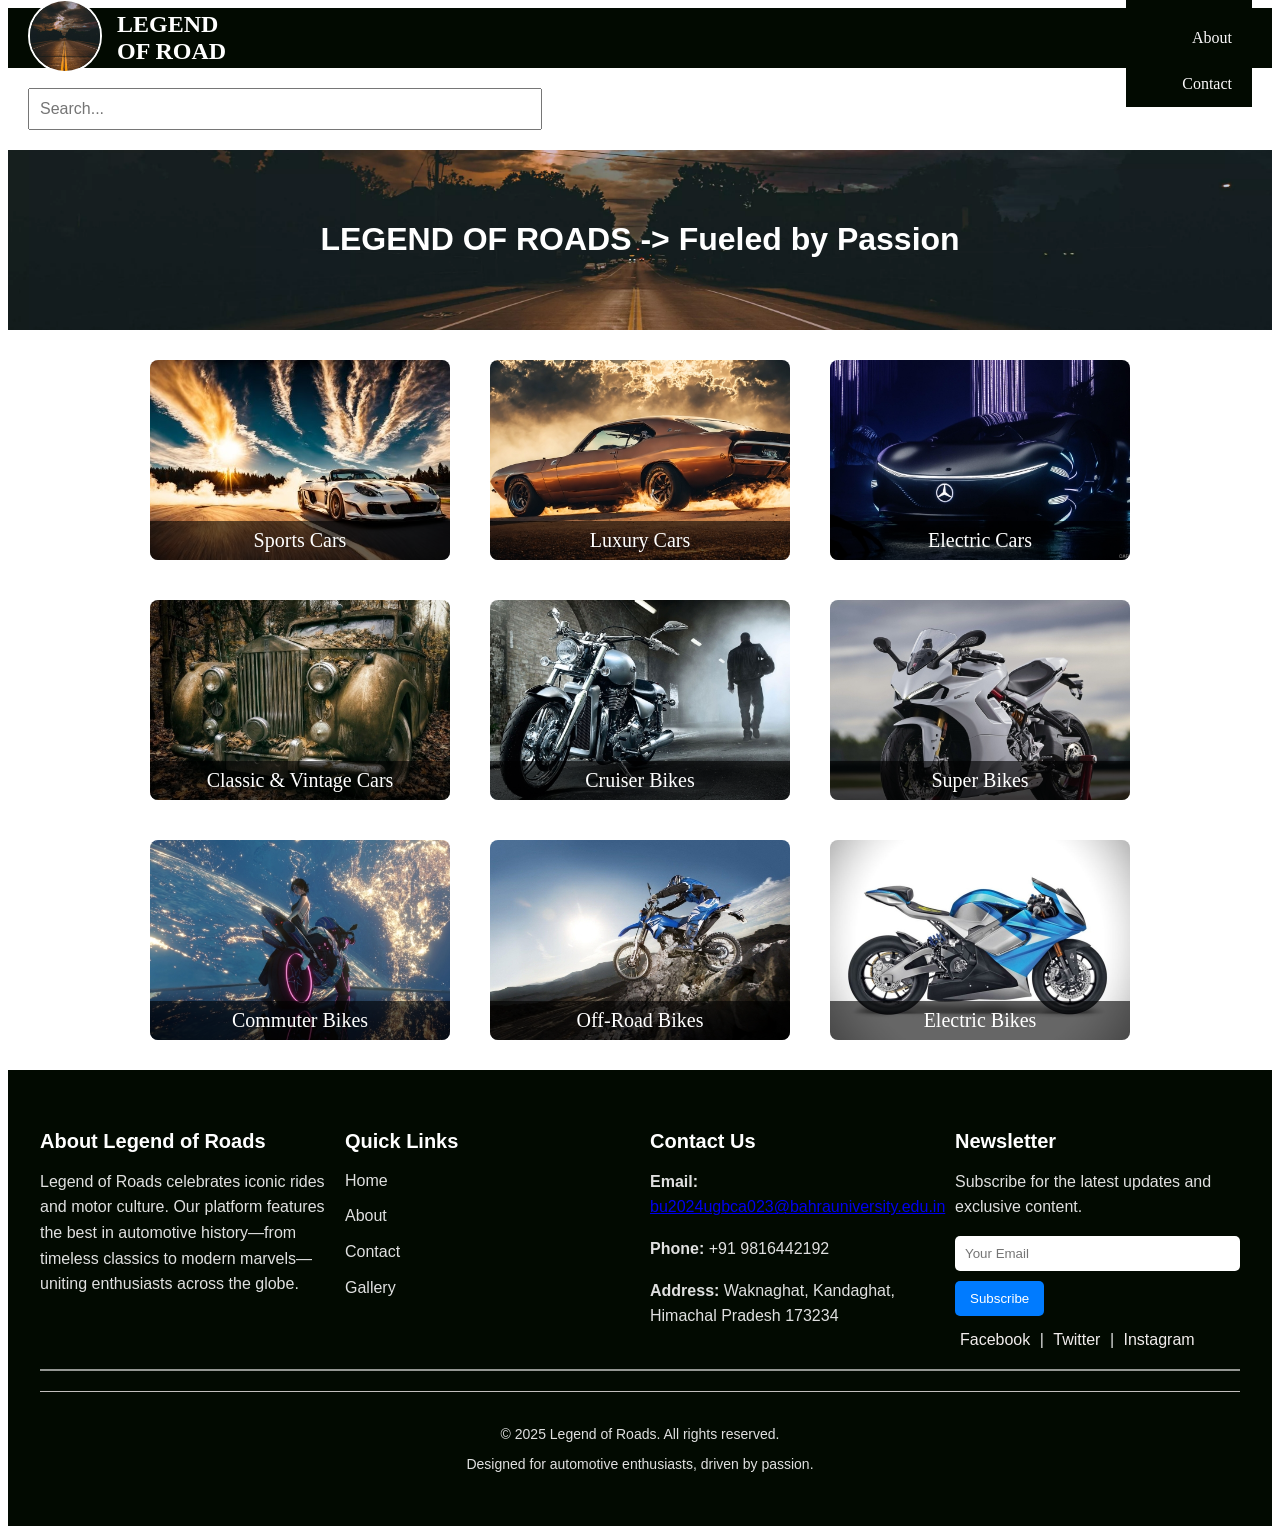
<file: index2.html>
<!DOCTYPE html>
<html lang="en">

<head>
  <meta charset="UTF-8">
  <meta name="viewport" content="width=device-width, initial-scale=1.0">
  <title>Car & Bike Gallery</title>
  <link rel="stylesheet" href="index-style.css">
</head>

<body>
<nav>
  <!-- Navigation Bar -->
  <div class="logo">
    <a href="index.html">
      <img src="65-road.webp" alt="Legend of Roads Logo">
    </a>
  </div>
<div class="logo-text"><p>LEGEND OF ROAD</p></div>
    <ul>
      <li><a href="index.html">Home</a></li>
      <li><a href="about.html">About</a></li>
      <li><a href="contact.html">Contact</a></li>
    </ul>
  </nav>

  <!-- Search Bar -->
  <div class="search-container">
    <input type="text" id="searchInput" placeholder="Search..." onkeyup="filterCategories()">
  </div>

  <header>
    <h1> LEGEND OF ROADS -> Fueled by Passion </h1>
  </header>

  <!-- Category Cards -->
  <div class="category-container">
    <!-- Category Card for Sports Cars -->
    <div class="category-card" onclick="openCategory('sports-cars.html')">
      <img src="55-sports-cars.jpg" alt="Sports Cars">
      <div class="category-name">Sports Cars</div>
    </div>
    <!-- Category Card for Luxury Cars -->
    <div class="category-card" onclick="openCategory('luxury-cars.html')">
      <img src="56-luxury-cars.jpg" alt="Luxury Cars">
      <div class="category-name">Luxury Cars</div>
    </div>
    <!-- Category Card for Electric Cars -->
    <div class="category-card" onclick="openCategory('electric-cars.html')">
      <img src="57-electric-cars.jpg" alt="Electric Cars">
      <div class="category-name">Electric Cars</div>
    </div>
    <!-- Category Card for Classic & Vintage Cars -->
    <div class="category-card" onclick="openCategory('classic-cars.html')">
      <img src="58-classic-vintage-cars.jpg" alt="Classic & Vintage Cars">
      <div class="category-name">Classic & Vintage Cars</div>
    </div>
    <!-- Category Card for Cruiser Bikes -->
    <div class="category-card" onclick="openCategory('cruiser-bikes.html')">
      <img src="59-cruiser-bikes.jpg" alt="Cruiser Bikes">
      <div class="category-name">Cruiser Bikes</div>
    </div>
    <!-- Category Card for Super Bikes -->
    <div class="category-card" onclick="openCategory('super-bikes.html')">
      <img src="60-super-bikes.jpg" alt="Super Bikes">
      <div class="category-name">Super Bikes</div>
    </div>
    <!-- Category Card for Commuter Bikes -->
    <div class="category-card" onclick="openCategory('commuter-bikes.html')">
      <img src="61-commuter-bikes.jpg" alt="Commuter Bikes">
      <div class="category-name">Commuter Bikes</div>
    </div>
    <!-- Category Card for Off-Road Bikes -->
    <div class="category-card" onclick="openCategory('off-roading-bikes.html')">
      <img src="62-off-roading-bikes.jpg" alt="Off-Road Bikes">
      <div class="category-name">Off-Road Bikes</div>
    </div>
    <!-- Category Card for Electric Bikes -->
    <div class="category-card" onclick="openCategory('electric-bikes.html')">
      <img src="63-electric-bikes.jpg" alt="Electric Bikes">
      <div class="category-name">Electric Bikes</div>
    </div>
  </div>

  <!-- Footer -->
  <footer>
    <div class="footer-wrapper">
      <!-- About Column -->
      <div class="footer-column about">
        <h3>About Legend of Roads</h3>
        <p>
          Legend of Roads celebrates iconic rides and motor culture. Our platform features the best in automotive
          history—from timeless classics to modern marvels—uniting enthusiasts across the globe.
        </p>
      </div>

      <!-- Quick Links Column -->
      <div class="footer-column links">
        <h3>Quick Links</h3>
        <ul class="footer-links">
          <li><a href="index.html">Home</a></li>
          <li><a href="about.html">About</a></li>
          <li><a href="contact.html">Contact</a></li>
          <li><a href="gallery.html">Gallery</a></li>
        </ul>
      </div>

      <!-- Contact Us Column -->
      <div class="footer-column contact">
        <h3>Contact Us</h3>
        <p><strong>Email:</strong> <a
            href="mailto:bu2024ugbca023@bahrauniversity.edu.in">bu2024ugbca023@bahrauniversity.edu.in</a></p>
        <p><strong>Phone:</strong> +91 9816442192</p>
        <p><strong>Address:</strong> Waknaghat, Kandaghat, Himachal Pradesh 173234</p>
      </div>

      <!-- Newsletter & Social Column -->
      <div class="footer-column newsletter">
        <h3>Newsletter</h3>
        <p>Subscribe for the latest updates and exclusive content.</p>
        <form id="newsletterForm">
          <input type="email" placeholder="Your Email" required>
          <button type="submit">Subscribe</button>
        </form>
        <div class="social-links">
          <a href="#">Facebook</a> |
          <a href="#">Twitter</a> |
          <a href="https://www.instagram.com/?next=%2F" _blank>Instagram</a>
        </div>
      </div>
    </div>
    <div class="footer-bottom">
      <p>&copy; 2025 Legend of Roads. All rights reserved.</p>
      <p>Designed for automotive enthusiasts, driven by passion.</p>
    </div>
  </footer>

  <script>
    // Function to open the selected category in a new tab.
    function openCategory(page) {
      window.open(page, '_blank');
    }

    // Filter function for the search bar.
    function filterCategories() {
      let input = document.getElementById('searchInput').value.toLowerCase();
      let categories = document.querySelectorAll('.category-card');
      categories.forEach(category => {
        let name = category.querySelector('.category-name').innerText.toLowerCase();
        category.style.display = name.includes(input) ? "block" : "none";
      });
    }
  </script>

</body>

</html>
</file>
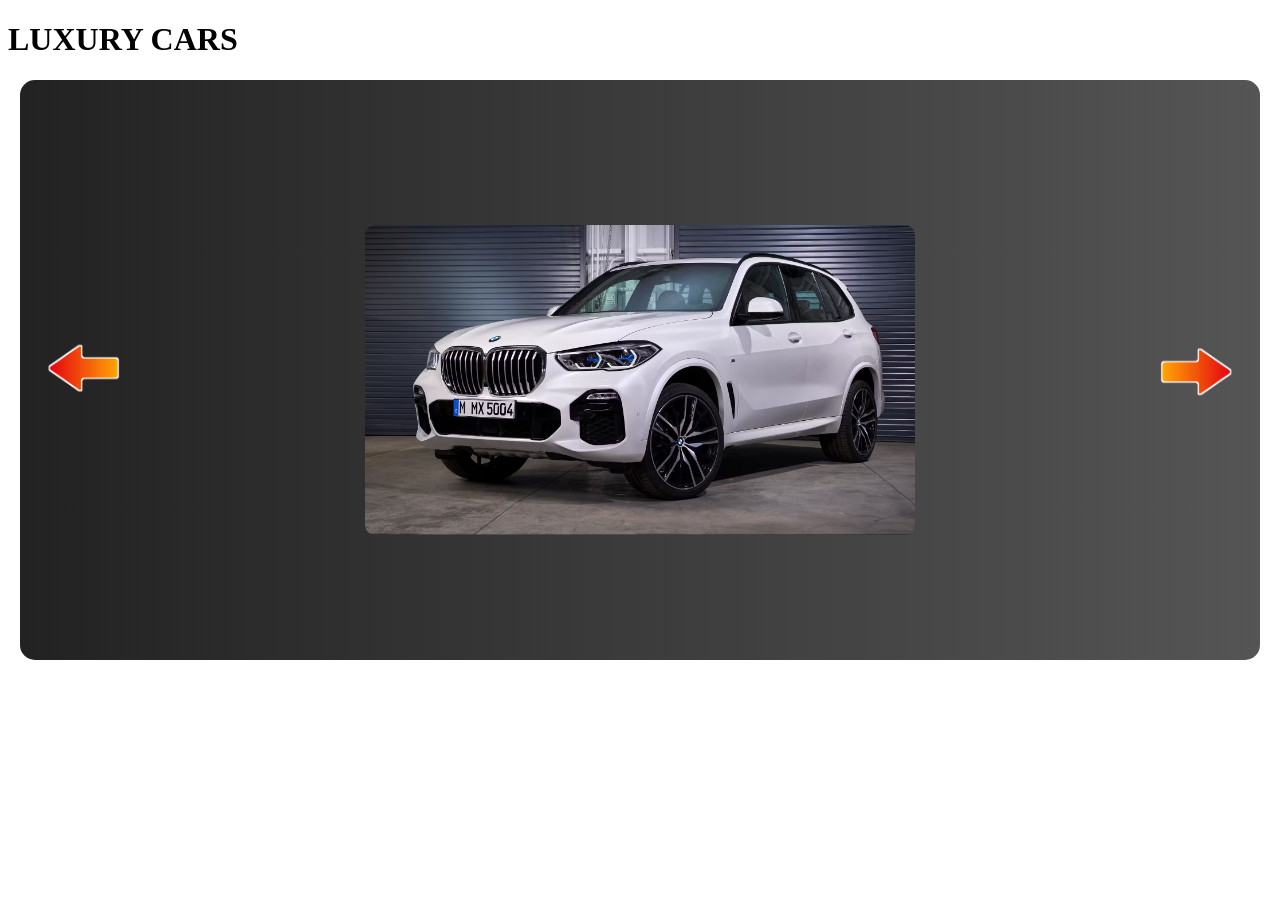
<file: luxury-cars.html>
<!DOCTYPE html>
<html lang="en">
<head>
  <meta charset="UTF-8">
  <meta name="viewport" content="width=device-width, initial-scale=1.0">
  <title>Luxury Cars</title>
  <link rel="stylesheet" href="style.css">
</head>
<body>

  <header>
    <h1>LUXURY CARS</h1>
  </header>

  <div class="container">
    <img src="0-arrow.png" class="arrow left" onclick="prevSlide()">
    <div class="frame">
      <div class="slider">
         
        <img src="8bmw-x5.avif" alt="BMW X5" class="image" onclick="openModal(this)">
         
        <img src="9Mercedes_c_class.jpg" alt="Mercedes-Benz C-Class" class="image" onclick="openModal(this)">
        
        <img src="10---Land Rover Range Rover.jpg" alt="Land Rover Range Rover" class="image" onclick="openModal(this)">
        
        <img src="11-ferrari-812.avif" alt="Ferrari 812 Superfast" class="image" onclick="openModal(this)">
         
        <img src="12-rolls-royce.jpeg" alt="Rolls-Royce Cullinan" class="image" onclick="openModal(this)">
        
        <img src="13-jaguar-f-type.jpg" alt="Jaguar F-TYPE" class="image" onclick="openModal(this)">
         
      </div>
    </div>
    <img src="0-arrow.png" class="arrow right" onclick="nextSlide()">
  </div>

  <!-- Modal -->
  <div class="modal" id="imageModal">
    <div class="modal-content">
      <span class="close-modal" onclick="closeModal()">&times;</span>
      <img id="modalImg">
      <p class="modal-description" id="modalDesc"></p>
    </div>
  </div>

  <script src="new-script.js"></script>
</body>
</html>
</file>
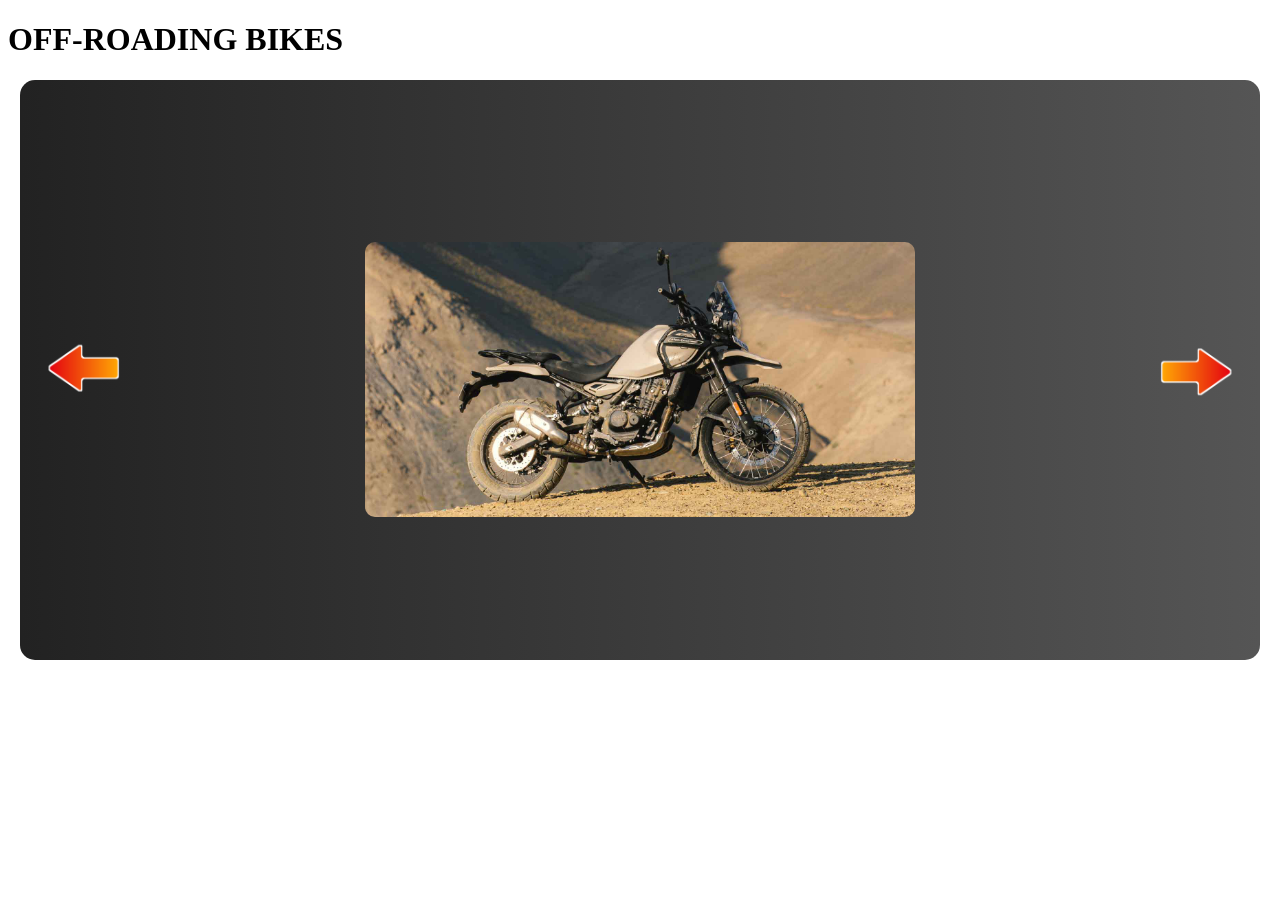
<file: off-roading-bikes.html>
<!DOCTYPE html>
<html lang="en">
<head>
  <meta charset="UTF-8">
  <meta name="viewport" content="width=device-width, initial-scale=1.0">
  <title>off-roading Bikes</title>
  <link rel="stylesheet" href="style.css">
</head>
<body>

  <header>
    <h1>OFF-ROADING BIKES</h1>
  </header>

  <div class="container">
    <img src="0-arrow.png" class="arrow left" onclick="prevSlide()">
    <div class="frame">
      <div class="slider">
        
         <img src="44-Royal Enfield Himalayan 450.jpg" alt="Royal Enfield Himalayan 450" class="image" onclick="openModal(this)">
        
         <img src="45-Hero XPulse 210.jpeg" alt="Hero XPulse 210" class="image" onclick="openModal(this)">
        
         <img src="46---KTM 390 Adventure.jpg" alt="KTM 390 Adventure" class="image" onclick="openModal(this)">
         
         <img src="47-Yezdi Adventure.jpg" alt="Yezdi Adventure" class="image" onclick="openModal(this)">
        
         <img src="48-BMW R 1300 GS.jpg" alt="BMW R 1300 GS" class="image" onclick="openModal(this)">
         
         <img src="49-Kawasaki KX 250.jpeg" alt="Kawasaki KX 250" class="image" onclick="openModal(this)">
         
      </div>
    </div>
    <img src="0-arrow.png" class="arrow right" onclick="nextSlide()">
  </div>

  <div class="modal" id="imageModal">
    <div class="modal-content">
      <span class="close-modal" onclick="closeModal()">&times;</span>
      <img id="modalImg">
      <p class="modal-description" id="modalDesc"></p>
    </div>
  </div>

  <script src="new-script.js"></script>
</body>
</html>
</file>
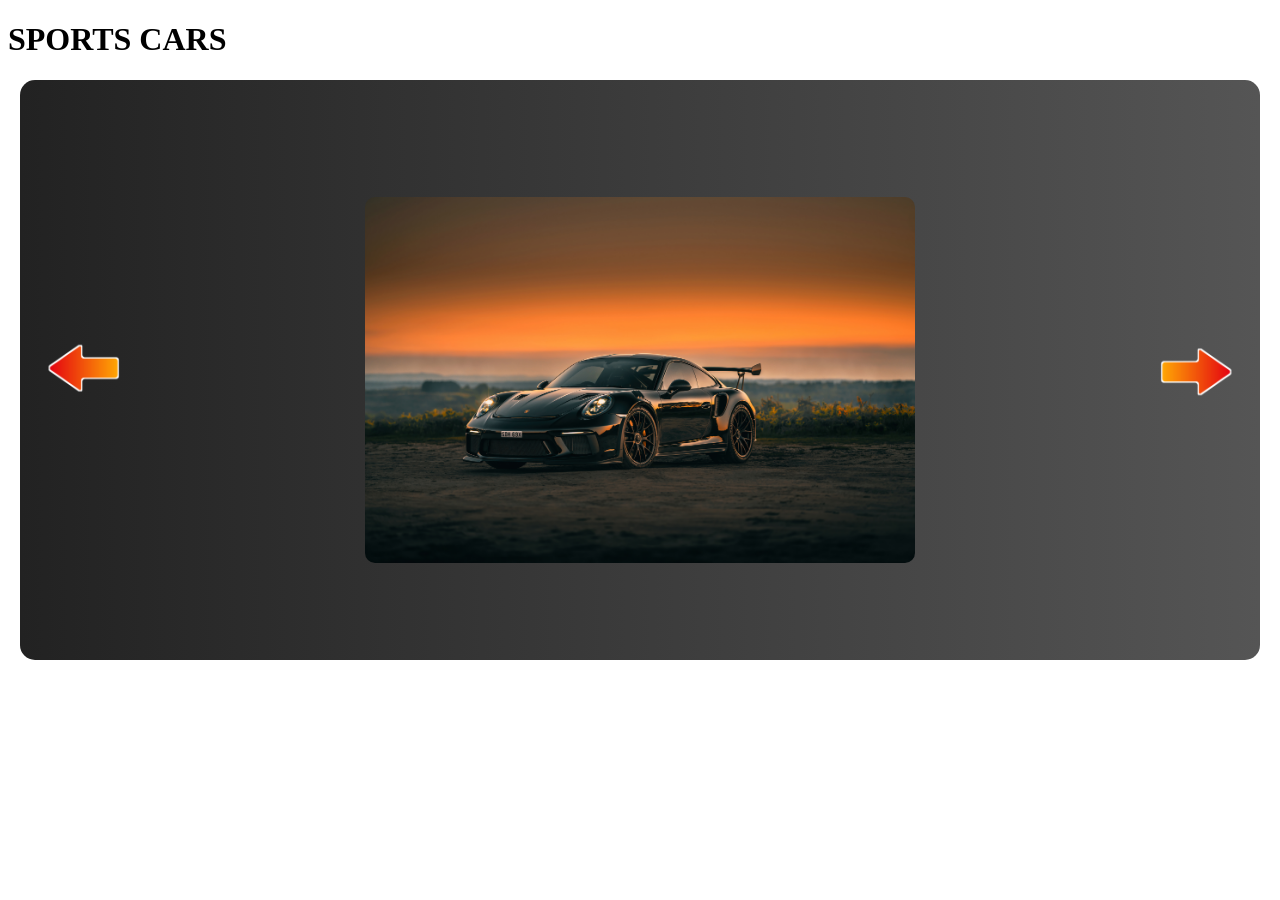
<file: sports-cars.html>
<!DOCTYPE html>
<html lang="en">
<head>
  <meta charset="UTF-8">
  <meta name="viewport" content="width=device-width, initial-scale=1.0">
  <title>Sports Cars</title>
  <link rel="stylesheet" href="style.css">
</head>
<body>

  <header>
    <h1>SPORTS CARS</h1>
  </header>

  <div class="container">
    <!-- Left Arrow -->
    <img src="0-arrow.png" class="arrow left" onclick="prevSlide()">
    
    <!-- Slider Frame -->
    <div class="frame">
      <div class="slider">
        
        <img src="5---Porsche 911 GT3 RS.jpg" alt="Porsche 911 GT3 RS" class="image" onclick="openModal(this)">
        
         
          <img src="6---Bugatti Chiron.jpg" alt="Bugatti Chiron" class="image" onclick="openModal(this)">

          
        <img src="7---Ford GT.jpg" alt="Ford GT" class="image" onclick="openModal(this)">
       
          
        <img src="4---Mercedes-AMG GT.jpg" alt="Mercedes-AMG GT" class="image" onclick="openModal(this)">
        
        <img src="2audi_r8.jpg" alt="Audi R8" class="image" onclick="openModal(this)">
        
        <img src="3mclaren-720s.jpg" alt="McLaren 720S" class="image" onclick="openModal(this)">
       
        <img src="1huracan.webp" alt="Lamborghini Huracán" class="image" onclick="openModal(this)">
       
      </div>
    </div>
    <!-- Right Arrow -->
    <img src="0-arrow.png" class="arrow right" onclick="nextSlide()">
  </div>

  <!-- Modal for Image and Description -->
  <div class="modal" id="imageModal">
    <div class="modal-content">
      <span class="close-modal" onclick="closeModal()">&times;</span>
      <img id="modalImg">
      <p class="modal-description" id="modalDesc"></p>
    </div>
  </div>

  <script src="new-script.js"></script>
</body>
</html>
</file>
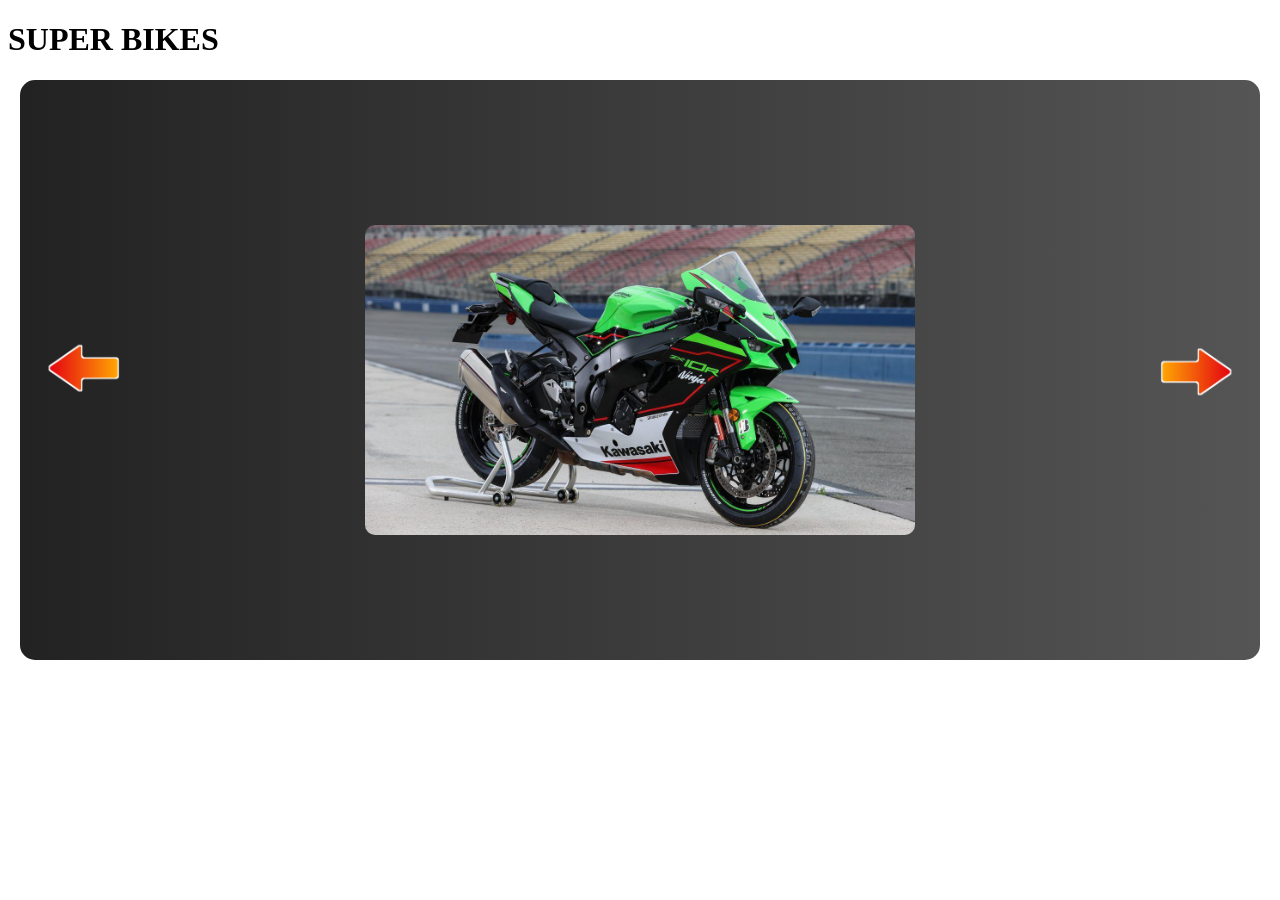
<file: super-bikes.html>
<!DOCTYPE html>
<html lang="en">
<head>
  <meta charset="UTF-8">
  <meta name="viewport" content="width=device-width, initial-scale=1.0">
  <title>Super Bikes</title>
  <link rel="stylesheet" href="style.css">
</head>
<body>

  <header>
    <h1>SUPER BIKES</h1>
  </header>

  <div class="container">
    <img src="0-arrow.png" class="arrow left" onclick="prevSlide()">
    <div class="frame">
      <div class="slider">
       
        <img src="31---Kawasaki Ninja ZX-10R.jpg" alt="Kawasaki Ninja ZX-10R" class="image" onclick="openModal(this)">
        
        <img src="32-Suzuki Hayabusa.jpg" alt="Suzuki Hayabusa" class="image" onclick="openModal(this)">
        
        <img src="33---Kawasaki Z900.jpg" alt="Kawasaki Z900" class="image" onclick="openModal(this)">
        
        <img src="34-BMW M 1000 RR.jpg" alt="BMW M 1000 RR" class="image" onclick="openModal(this)">
        
        <img src="35---Ducati Panigale V4 R.jpg" alt="Ducati Panigale V4-R" class="image" onclick="openModal(this)">
        
        <img src="36-Aprilia RSV4 1100 Factory.webp" alt="Aprilia RSV4 1100 Factory" class="image" onclick="openModal(this)">
        
      </div>
    </div>
    <img src="0-arrow.png" class="arrow right" onclick="nextSlide()">
  </div>

  <div class="modal" id="imageModal">
    <div class="modal-content">
      <span class="close-modal" onclick="closeModal()">&times;</span>
      <img id="modalImg">
      <p class="modal-description" id="modalDesc"></p>
    </div>
  </div>

  <script src="new-script.js"></script>
</body>
</html>
</file>
<file: index-style.css>
/* Navigation Bar        */
 nav ul {
  list-style: none;
  padding: 0;
  background-color: #020a01;
  margin: 0;
  overflow: hidden;
}

nav ul li {
  float: right;
}

nav ul li a {
  display: block;
  color: rgb(251, 249, 250);
  padding: 14px 20px;
  text-decoration: none;
} 

/* --------------------- */
/* Search Container      */
/* --------------------- */
.search-container {
  margin: 20px;
}

.search-container input {
  width: 40%;
  padding: 10px;
  font-size: 16px;
}

/* --------------------- */
/* Header                */
/* --------------------- */
header {
  text-align: center;
  padding: 30px;
  background-color: slategray;
  font-family: 'Segoe UI', Tahoma, Geneva, Verdana, sans-serif;
  background-image: url('65-road.webp'); /* Replace with your actual image */
    background-size: cover; /* Ensures it covers the full area */
    background-position: center; /* Centers the image */
    background-repeat: no-repeat; /* Prevents repeating */
    color: white; /* Text color to ensure readability */
    padding: 50px 0; /* Adjust for better spacing */
}

/* --------------------- */
/* Category Container    */
/* --------------------- */
.category-container {
  display: flex;
  flex-wrap: wrap;
  justify-content: center;
  margin: 20px 0;
  gap: 20px;
}

/* --- Original Button Style (if needed) --- */
/*
.category-container button {
  padding: 15px 20px;
  margin: 10px;
  font-size: 18px;
  background-color: rgb(8, 1, 2);
  color: white;
  border: none;
  border-radius: 8px;
  cursor: pointer;
  transition: 0.3s;
}

.category-container button:hover {
  background-color: rgb(147, 175, 231);
  transform: scale(1.05);
}
*/

/* --- New Styles for Clickable Category Cards --- */
.category-card {
  position: relative;
  width: 300px;
  height: 200px;
  margin: 10px;
  border-radius: 8px;
  overflow: hidden;
  cursor: pointer;
  transition: transform 0.3s ease;
}

.category-card img {
  width: 100%;
  height: 100%;
  object-fit: cover;
}

.category-card .category-name {
  position: absolute;
  bottom: 0;
  left: 0;
  width: 100%;
  background: rgba(0, 0, 0, 0.6);
  color: #fff;
  font-size: 20px;
  padding: 8px 0;
  text-align: center;
}

.category-card:hover {
  transform: scale(1.05);
}

/* --------------------- */
/* Footer Styles         */
/* --------------------- */
/* Expanded Footer Styles */
footer {
    background-color: #020a01;
    color: #e0e0e0;
    padding: 40px 20px;
    font-family: 'Segoe UI', Tahoma, Geneva, Verdana, sans-serif;
}

.footer-wrapper {
    display: flex;
    flex-wrap: wrap;
    justify-content: space-between;
    max-width: 1200px;
    margin: 0 auto;
    gap: 20px;
    padding-bottom: 20px;
    border-bottom: 2px solid rgba(255, 255, 255, 0.575);
}

.footer-column {
    flex: 1;
    min-width: 200px;
}

.footer-column h3 {
    margin-bottom: 15px;
    color: #fff;
    font-size: 20px;
}

.footer-column p,
.footer-column li a {
    font-size: 16px;
    line-height: 1.6;
}

.footer-links {
    list-style: none;
    padding: 0;
    margin: 0;
}

.footer-links li {
    margin-bottom: 10px;
}

.footer-links li a {
    text-decoration: none;
    color: #e0e0e0;
    transition: color 0.3s ease;
}

.footer-links li a:hover {
    color: #ccc;
}

.newsletter form {
    display: flex;
    flex-wrap: wrap;
    gap: 10px;
    margin-top: 10px;
}

.newsletter input {
    padding: 10px;
    flex: 1;
    border: none;
    border-radius: 5px;
}

.newsletter button {
    padding: 10px 15px;
    border: none;
    background-color: #007bff;
    color: #fff;
    border-radius: 5px;
    cursor: pointer;
    transition: background-color 0.3s ease;
}

.newsletter button:hover {
    background-color: #0056b3;
}

.social-links {
    margin-top: 15px;
}

.social-links a {
    color: #f2eded;
    text-decoration: none;
    margin: 0 5px;
    transition: color 0.3s ease;
}

.social-links a:hover {
    color: #ec3a3a;
}

.footer-bottom {
    max-width: 1200px;
    margin: 20px auto 0;
    padding-top: 20px;
    text-align: center;
    font-size: 14px;
    border-top: 1px solid rgba(243, 237, 237, 0.801);
}

/* --------------------- */
/* Slider Styles         */
/* (These are used in your slider pages) */
/* --------------------- */
.container {
  position: relative;
  width: 90%;
  margin: 0 auto;
}

.frame {
  overflow: hidden;
  width: 100%;
}

.slider {
  display: flex;
  transition: transform 0.5s ease-in-out;
}

.slider img {
  width: 400px;
  margin: 10px;
}

.arrow {
  width: 50px;
  cursor: pointer;
}

/* --------------------- */
/* Modal Styles          */
/* --------------------- */
.modal {
  display: none;
  position: fixed;
  z-index: 1000;
  left: 0;
  top: 0;
  width: 100%;
  height: 100%;
  overflow: auto;
  background-color: rgba(0,0,0,0.8);
}

.modal-content {
  margin: 10% auto;
  background: white;
  padding: 20px;
  width: 80%;
  max-width: 600px;
  text-align: center;
}

.close-modal {
  float: right;
  font-size: 28px;
  font-weight: bold;
  cursor: pointer;
}

/* --------------------- */
/* Responsive            */
/* --------------------- */
@media screen and (max-width: 768px) {
  .slider img { 
    width: 300px; 
  }
  
  .category-container button {
    width: 90%;
  }
  
  /* For the new category cards, adjust width */
  .category-card {
    width: 90%;
    height: auto;
  }
}
  


/* Nav Bar Container*/
nav {
  background-color: #020a01;
  height: 60px; /* Adjust as needed */
  display: flex;
  align-items: center;
  padding: 0 20px;
}

/* Logo Section with Image */
.logo {
  flex: 1; /* Takes available space on the left */
  display: flex;
  align-items: center;
}

.logo a {
  display: block;
}

/* Adjust the image so it fits the nav bar */
.logo img {
  width: 70px; /* Adjust size as needed */
  height: 70px; /* Maintain aspect ratio */
  border-radius: 50%; /* Makes the image perfectly round */
  object-fit: cover; /* Ensures the image fills the space properly */
  border: 2px solid white; /* Optional border for contrast */
}
.logo-text {
  color: white;
  font-size: 24px;
  font-weight: bold;
  margin-left: 15px;
  margin-right:899px;
}
</file>
<file: style.css>
/* Main container for vertical stacking of categories */
.categories {
    display: flex;
    flex-direction: column;
    align-items: center;
    gap: 20px;
}

/* Each category (cars, bikes, etc.) container */
.container {
    display: flex;
    flex-direction: row;
    align-items: center;
    overflow: hidden;
    width: 95vw;
    height: 60vh;
    max-width: 1200px;
    border-radius: 15px;
    padding: 20px;
    background: linear-gradient(to right, #222, #555);
    position: relative;
    margin: 20px auto;
    justify-content: space-between;
}

/* Frame to wrap the slider */
.frame {
    width: 80%;
    height: 80vh;
    overflow: hidden;
    margin: 0 auto;
    position: relative;
    justify-content: center;
    display: flex;
}

/* Image slider */
.slider {
    display: flex;
    padding: 10px;
    border-radius: 10px;
    justify-content: center;
    align-items: center;
    overflow-x: auto;
    scroll-snap-type: x mandatory;
    gap: 20px;
    width: 100%;
    height: 80vh;
    max-width: 90vw;
    transition: transform 0.5s ease-in-out;
    scrollbar-width: none;
}

/* Images inside slider */
.image {
    width: 100%;
    max-width: 550px;
    height: auto;
    border-radius: 10px;
    object-fit: cover;
    cursor: pointer;
}

/* Navigation arrows */
.arrow {
    width: 90px;
    cursor: pointer;
}

.left {
    transform: rotate(180deg);
}

h2 {
    align-items: center;
    height: 15px;
}

/* ------------------------- */
/* Modal Styles – Alternative  */
/* ------------------------- */

/* Modal overlay (hidden by default) */
.modal {
    display: none;
    position: fixed;
    top: 0;
    left: 0;
    width: 100vw;
    height: 100vh;
    background: rgba(0, 0, 0, 0.8);
    z-index: 1000;
}

/* Modal content: centered using fixed positioning and translate */
.modal-content {
    position: fixed;
    top: 50%;
    left: 50%;
    transform: translate(-50%, -50%);
    background: white;
    padding: 20px;
    border-radius: 8px;
    max-width: 800px;  /* limits the modal width */
    width: 90%;
    max-height: 90vh;
    overflow: auto;
    text-align: center;
}

/* Fullscreen Modal Image */
.modal img {
    width: 100%;
    max-width: 800px;
    max-height: calc(90vh - 100px);  /* Reserve vertical space for text/buttons */
    border-radius: 10px;
    height: auto;
    object-fit: contain;
    margin: 0 auto;
    display: block;
}

/* Modal description below the image */
.modal-description {
    margin-top: 15px;
    font-size: 25px;
    font-weight: bold;
    text-align: center;
    color: rgb(91, 89, 92);
}

/* Close Button for Modal */
.close-modal {
    position: absolute;
    top: 10px;
    right: 15px;
    font-size: 30px;
    cursor: pointer;
    color: white;
    background: transparent;
    border: none;
}

.close-modal:hover {
    color: red;
}

/* Image container: used when you stack the vehicle name along with its image */
.image-container {
    display: flex;
    flex-direction: column; /* Stacks items vertically */
    align-items: center;
    text-align: center;
    width: 550px;
} 
/* Vehicle name styling */
 .vehicle-name {
    font-size: 22px;
    font-weight: bold;
    color: #333;
    margin-bottom: 5px; 
    width: 100%;
    text-align: center;
}
</file>
